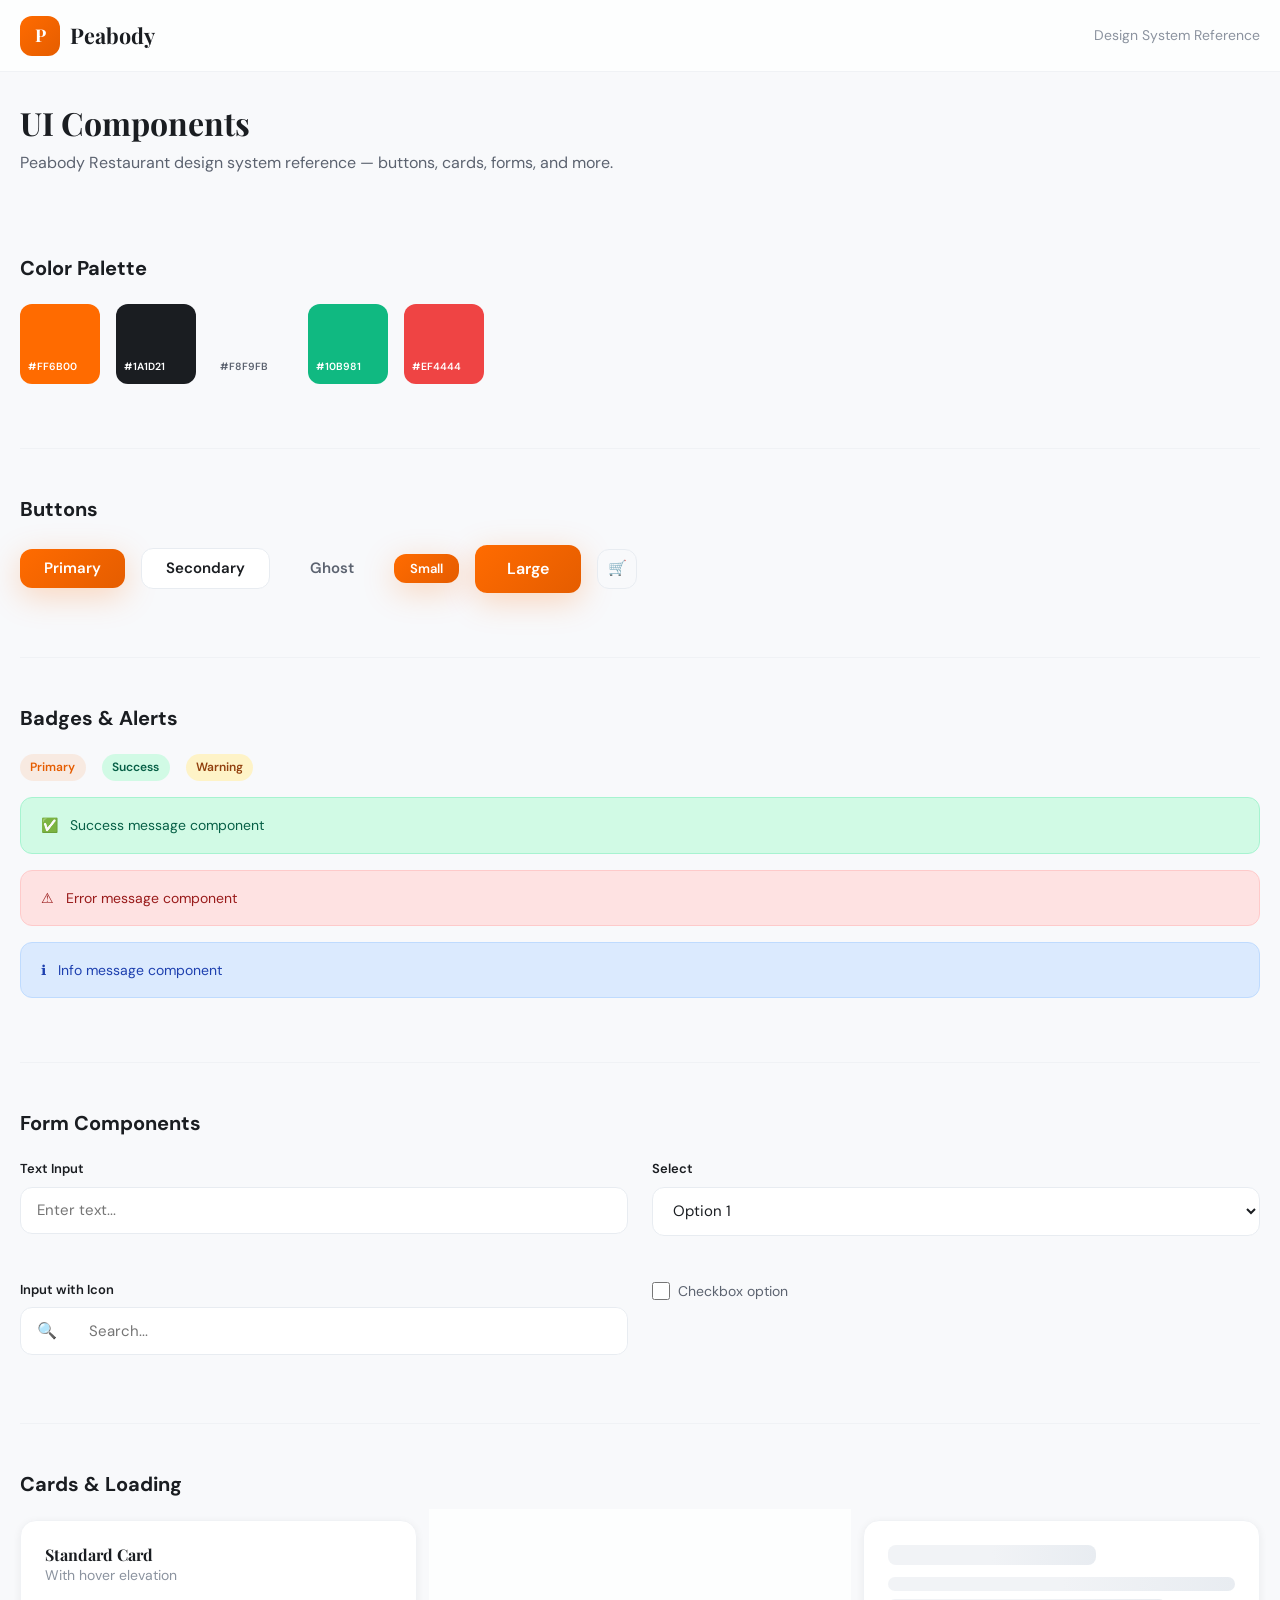
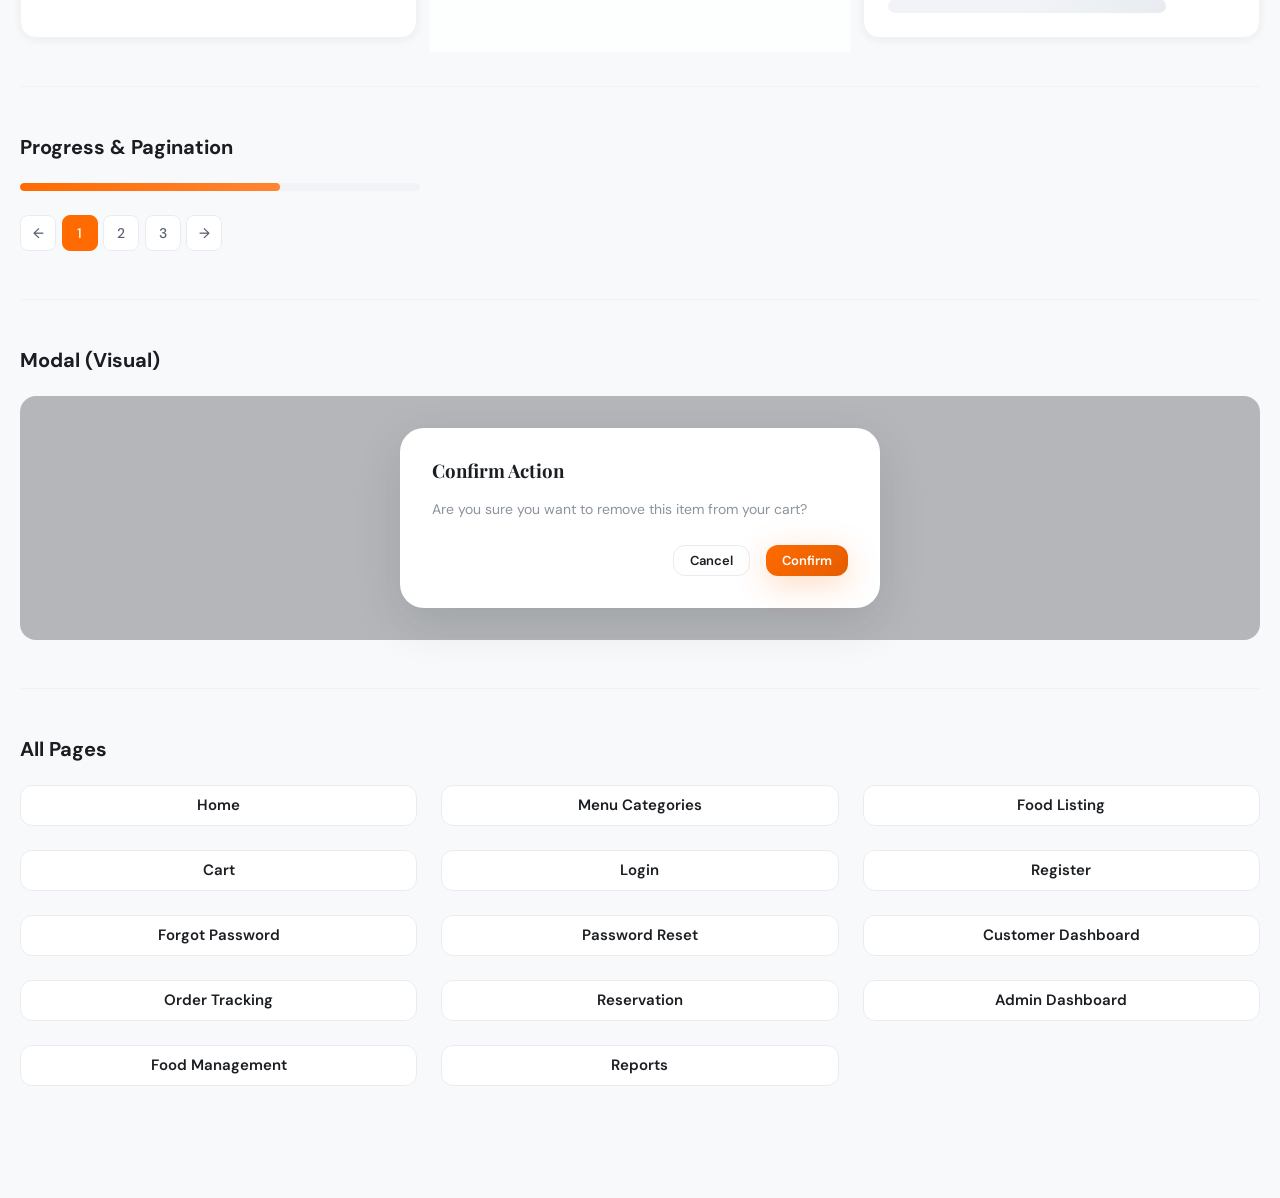
<file: design/components.html>
<!DOCTYPE html>
<html lang="en">
<head>
  <meta charset="UTF-8">
  <meta name="viewport" content="width=device-width, initial-scale=1.0">
  <title>UI Components — Peabody Design System</title>
  <link rel="stylesheet" href="css/design-system.css">
  <link rel="stylesheet" href="css/customer.css">
  <style>
    .component-section { padding: 3rem 0; border-bottom: 1px solid var(--color-border-light); }
    .component-section h2 { font-size: 1.25rem; margin-bottom: 1.5rem; font-family: var(--font-body); }
    .component-row { display: flex; flex-wrap: wrap; gap: 1rem; align-items: center; margin-bottom: 1rem; }
    .swatch { width: 80px; height: 80px; border-radius: var(--radius-md); display: flex; align-items: flex-end; padding: 0.5rem; font-size: 0.65rem; font-weight: 600; color: #fff; }
  </style>
</head>
<body class="page-enter">

  <header class="site-header">
    <div class="container">
      <a href="index.html" class="logo"><span class="logo-mark">P</span> Peabody</a>
      <span class="text-sm text-muted">Design System Reference</span>
    </div>
  </header>

  <main class="container" style="padding-top:calc(var(--header-height) + 2rem);padding-bottom:4rem;">
    <h1 style="font-size:2rem;margin-bottom:0.5rem;">UI Components</h1>
    <p class="text-secondary mb-4">Peabody Restaurant design system reference — buttons, cards, forms, and more.</p>

    <!-- Colors -->
    <section class="component-section">
      <h2>Color Palette</h2>
      <div class="component-row">
        <div class="swatch" style="background:#FF6B00;">#FF6B00</div>
        <div class="swatch" style="background:#1A1D21;">#1A1D21</div>
        <div class="swatch" style="background:#F8F9FB;color:#5C6370;">#F8F9FB</div>
        <div class="swatch" style="background:#10B981;">#10B981</div>
        <div class="swatch" style="background:#EF4444;">#EF4444</div>
      </div>
    </section>

    <!-- Buttons -->
    <section class="component-section">
      <h2>Buttons</h2>
      <div class="component-row">
        <button class="btn btn-primary">Primary</button>
        <button class="btn btn-secondary">Secondary</button>
        <button class="btn btn-ghost">Ghost</button>
        <button class="btn btn-primary btn-sm">Small</button>
        <button class="btn btn-primary btn-lg">Large</button>
        <button class="btn btn-icon">🛒</button>
      </div>
    </section>

    <!-- Badges & Alerts -->
    <section class="component-section">
      <h2>Badges & Alerts</h2>
      <div class="component-row">
        <span class="badge badge-primary">Primary</span>
        <span class="badge badge-success">Success</span>
        <span class="badge badge-warning">Warning</span>
      </div>
      <div class="alert alert-success"><span>✅</span><div>Success message component</div></div>
      <div class="alert alert-error"><span>⚠️</span><div>Error message component</div></div>
      <div class="alert alert-info"><span>ℹ️</span><div>Info message component</div></div>
    </section>

    <!-- Forms -->
    <section class="component-section">
      <h2>Form Components</h2>
      <div class="grid grid-2">
        <div class="form-group">
          <label class="form-label">Text Input</label>
          <input type="text" class="form-input" placeholder="Enter text...">
        </div>
        <div class="form-group">
          <label class="form-label">Select</label>
          <select class="form-select"><option>Option 1</option><option>Option 2</option></select>
        </div>
        <div class="form-group">
          <label class="form-label">Input with Icon</label>
          <div class="form-input-group">
            <span class="form-input-icon">🔍</span>
            <input type="text" class="form-input" placeholder="Search...">
          </div>
        </div>
        <div class="form-group">
          <label class="form-check"><input type="checkbox"> Checkbox option</label>
        </div>
      </div>
    </section>

    <!-- Cards & Skeleton -->
    <section class="component-section">
      <h2>Cards & Loading</h2>
      <div class="grid grid-3">
        <div class="card card-hover"><div class="card-body"><h3 style="font-size:1rem;">Standard Card</h3><p class="text-sm text-muted">With hover elevation</p></div></div>
        <div class="card card-glass"><div class="card-body"><h3 style="font-size:1rem;">Glass Card</h3><p class="text-sm text-muted">Glassmorphism effect</p></div></div>
        <div class="card"><div class="card-body">
          <div class="skeleton" style="height:20px;width:60%;margin-bottom:0.75rem;"></div>
          <div class="skeleton" style="height:14px;width:100%;margin-bottom:0.5rem;"></div>
          <div class="skeleton" style="height:14px;width:80%;"></div>
        </div></div>
      </div>
    </section>

    <!-- Progress & Pagination -->
    <section class="component-section">
      <h2>Progress & Pagination</h2>
      <div class="progress mb-3" style="max-width:400px;"><div class="progress-bar" style="width:65%;"></div></div>
      <ul class="pagination">
        <li><a href="#">←</a></li>
        <li class="active"><span>1</span></li>
        <li><a href="#">2</a></li>
        <li><a href="#">3</a></li>
        <li><a href="#">→</a></li>
      </ul>
    </section>

    <!-- Modal -->
    <section class="component-section">
      <h2>Modal (Visual)</h2>
      <div style="position:relative;background:rgba(26,29,33,0.3);border-radius:var(--radius-lg);padding:2rem;display:flex;justify-content:center;">
        <div class="modal" style="position:relative;box-shadow:var(--shadow-lg);">
          <h3 style="margin-bottom:1rem;">Confirm Action</h3>
          <p class="text-sm text-muted mb-3">Are you sure you want to remove this item from your cart?</p>
          <div class="flex gap-2" style="justify-content:flex-end;">
            <button class="btn btn-secondary btn-sm">Cancel</button>
            <button class="btn btn-primary btn-sm">Confirm</button>
          </div>
        </div>
      </div>
    </section>

    <!-- Page Links -->
    <section class="component-section" style="border:none;">
      <h2>All Pages</h2>
      <div class="grid grid-3">
        <a href="index.html" class="btn btn-secondary">Home</a>
        <a href="menu-categories.html" class="btn btn-secondary">Menu Categories</a>
        <a href="food-listing.html" class="btn btn-secondary">Food Listing</a>
        <a href="cart.html" class="btn btn-secondary">Cart</a>
        <a href="login.html" class="btn btn-secondary">Login</a>
        <a href="register.html" class="btn btn-secondary">Register</a>
        <a href="forgot-password.html" class="btn btn-secondary">Forgot Password</a>
        <a href="password-reset.html" class="btn btn-secondary">Password Reset</a>
        <a href="customer-dashboard.html" class="btn btn-secondary">Customer Dashboard</a>
        <a href="order-tracking.html" class="btn btn-secondary">Order Tracking</a>
        <a href="reservation.html" class="btn btn-secondary">Reservation</a>
        <a href="admin/dashboard.html" class="btn btn-secondary">Admin Dashboard</a>
        <a href="admin/food-management.html" class="btn btn-secondary">Food Management</a>
        <a href="admin/reports.html" class="btn btn-secondary">Reports</a>
      </div>
    </section>
  </main>

  <script src="js/ui.js"></script>
</body>
</html>
</file>
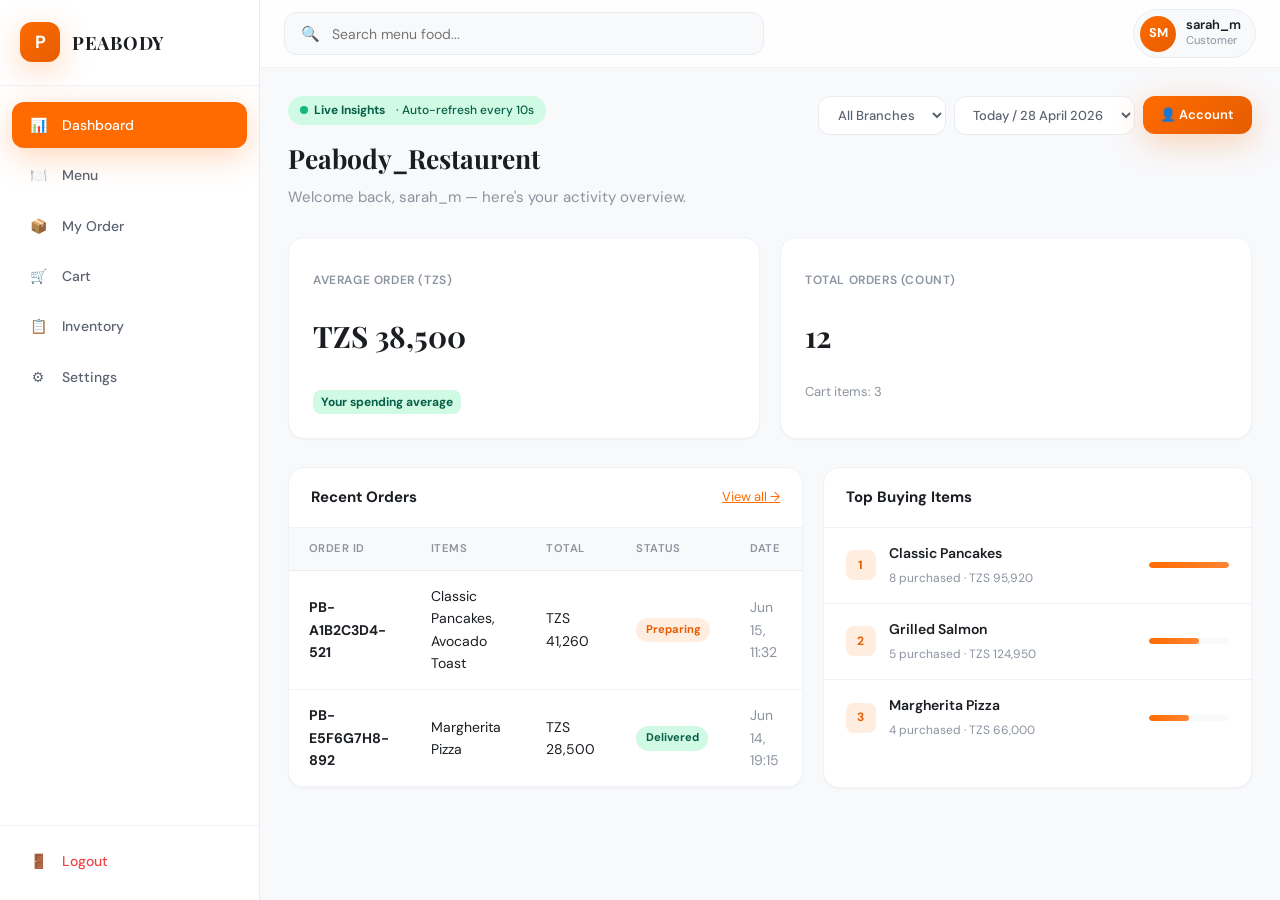
<file: design/customer-dashboard.html>
<!DOCTYPE html>
<html lang="en">
<head>
  <meta charset="UTF-8">
  <meta name="viewport" content="width=device-width, initial-scale=1.0">
  <title>Live Insights — Peabody Customer Dashboard</title>
  <link rel="stylesheet" href="../frontend/web/css/customer-dashboard.css">
</head>
<body class="customer-app-body page-enter"
      data-live-url=""
      data-menu-url="food-listing.html">

<div class="customer-app">
  <aside class="customer-sidebar" id="customerSidebar">
    <div class="customer-sidebar-brand">
      <span class="customer-logo-mark">P</span>
      <span class="customer-brand-text">PEABODY</span>
    </div>
    <nav class="customer-nav">
      <a href="customer-dashboard.html" class="customer-nav-link active"><span class="customer-nav-icon">📊</span> Dashboard</a>
      <a href="menu-categories.html" class="customer-nav-link"><span class="customer-nav-icon">🍽️</span> Menu</a>
      <a href="order-tracking.html" class="customer-nav-link"><span class="customer-nav-icon">📦</span> My Order</a>
      <a href="cart.html" class="customer-nav-link"><span class="customer-nav-icon">🛒</span> Cart</a>
      <a href="#" class="customer-nav-link"><span class="customer-nav-icon">📋</span> Inventory</a>
      <a href="register.html" class="customer-nav-link"><span class="customer-nav-icon">⚙️</span> Settings</a>
    </nav>
    <div class="customer-nav-footer">
      <a href="login.html" class="customer-nav-link logout"><span class="customer-nav-icon">🚪</span> Logout</a>
    </div>
  </aside>

  <div class="customer-main">
    <header class="customer-topbar">
      <button type="button" class="customer-sidebar-toggle" id="sidebarToggle">☰</button>
      <form class="customer-search" role="search">
        <span class="customer-search-icon">🔍</span>
        <input type="search" placeholder="Search menu food...">
      </form>
      <div class="customer-topbar-actions">
        <div class="customer-profile">
          <div class="customer-profile-avatar">SM</div>
          <div class="customer-profile-info">
            <span class="customer-profile-name">sarah_m</span>
            <span class="customer-profile-role">Customer</span>
          </div>
        </div>
      </div>
    </header>

    <main class="customer-content">
      <div class="cd-dash-header">
        <div>
          <div class="cd-live-badge"><span class="cd-live-dot"></span> Live Insights <span id="lastUpdated" style="font-weight:500;margin-left:0.25rem;">· Auto-refresh every 10s</span></div>
          <h1>Peabody_Restaurent</h1>
          <p class="cd-subtitle">Welcome back, sarah_m — here's your activity overview.</p>
        </div>
        <div class="cd-dash-filters">
          <select class="cd-filter-select" id="branchFilter"><option>All Branches</option></select>
          <select class="cd-filter-date" id="dateFilter"><option>Today / 28 April 2026</option></select>
          <a href="register.html" class="cd-btn-account">👤 Account</a>
        </div>
      </div>

      <div class="cd-kpi-grid">
        <div class="cd-kpi-card">
          <p class="cd-kpi-label">Average Order (TZS)</p>
          <p class="cd-kpi-value" id="kpiAvgOrder" data-current="38500">TZS 38,500</p>
          <span class="cd-kpi-trend up">Your spending average</span>
        </div>
        <div class="cd-kpi-card">
          <p class="cd-kpi-label">Total Orders (Count)</p>
          <p class="cd-kpi-value" id="kpiTotalOrders" data-current="12">12</p>
          <p class="cd-kpi-meta">Cart items: 3</p>
        </div>
      </div>

      <div class="cd-panels-grid">
        <section class="cd-panel">
          <div class="cd-panel-header"><h2>Recent Orders</h2><a href="order-tracking.html" style="font-size:0.8125rem;color:var(--cd-primary);">View all →</a></div>
          <div class="cd-panel-body">
            <table class="cd-table">
              <thead><tr><th>Order ID</th><th>Items</th><th>Total</th><th>Status</th><th>Date</th></tr></thead>
              <tbody id="recentOrdersBody">
                <tr><td><strong>PB-A1B2C3D4-521</strong></td><td>Classic Pancakes, Avocado Toast</td><td>TZS 41,260</td><td><span class="cd-status-badge preparing">Preparing</span></td><td style="color:var(--cd-text-muted);">Jun 15, 11:32</td></tr>
                <tr><td><strong>PB-E5F6G7H8-892</strong></td><td>Margherita Pizza</td><td>TZS 28,500</td><td><span class="cd-status-badge delivered">Delivered</span></td><td style="color:var(--cd-text-muted);">Jun 14, 19:15</td></tr>
              </tbody>
            </table>
          </div>
        </section>
        <section class="cd-panel">
          <div class="cd-panel-header"><h2>Top Buying Items</h2></div>
          <div class="cd-panel-body" id="topItemsList">
            <div class="cd-top-item"><span class="cd-top-rank">1</span><div class="cd-top-info"><span class="cd-top-name">Classic Pancakes</span><span class="cd-top-meta">8 purchased · TZS 95,920</span></div><div class="cd-top-bar-wrap"><div class="cd-top-bar" style="width:100%"></div></div></div>
            <div class="cd-top-item"><span class="cd-top-rank">2</span><div class="cd-top-info"><span class="cd-top-name">Grilled Salmon</span><span class="cd-top-meta">5 purchased · TZS 124,950</span></div><div class="cd-top-bar-wrap"><div class="cd-top-bar" style="width:62%"></div></div></div>
            <div class="cd-top-item"><span class="cd-top-rank">3</span><div class="cd-top-info"><span class="cd-top-name">Margherita Pizza</span><span class="cd-top-meta">4 purchased · TZS 66,000</span></div><div class="cd-top-bar-wrap"><div class="cd-top-bar" style="width:50%"></div></div></div>
          </div>
        </section>
      </div>
    </main>
  </div>
</div>

<script>
// Static demo: simulate live polling
(function () {
  const toggle = document.getElementById('sidebarToggle');
  const sidebar = document.getElementById('customerSidebar');
  toggle?.addEventListener('click', () => sidebar?.classList.toggle('open'));

  let orders = 12;
  setInterval(() => {
    orders += Math.random() > 0.7 ? 1 : 0;
    const el = document.getElementById('kpiTotalOrders');
    if (el) { el.textContent = orders; el.closest('.cd-kpi-card')?.classList.add('updating'); setTimeout(() => el.closest('.cd-kpi-card')?.classList.remove('updating'), 600); }
    const ts = document.getElementById('lastUpdated');
    if (ts) ts.textContent = '· Updated ' + new Date().toLocaleTimeString();
  }, 10000);
})();
</script>
</body>
</html>
</file>
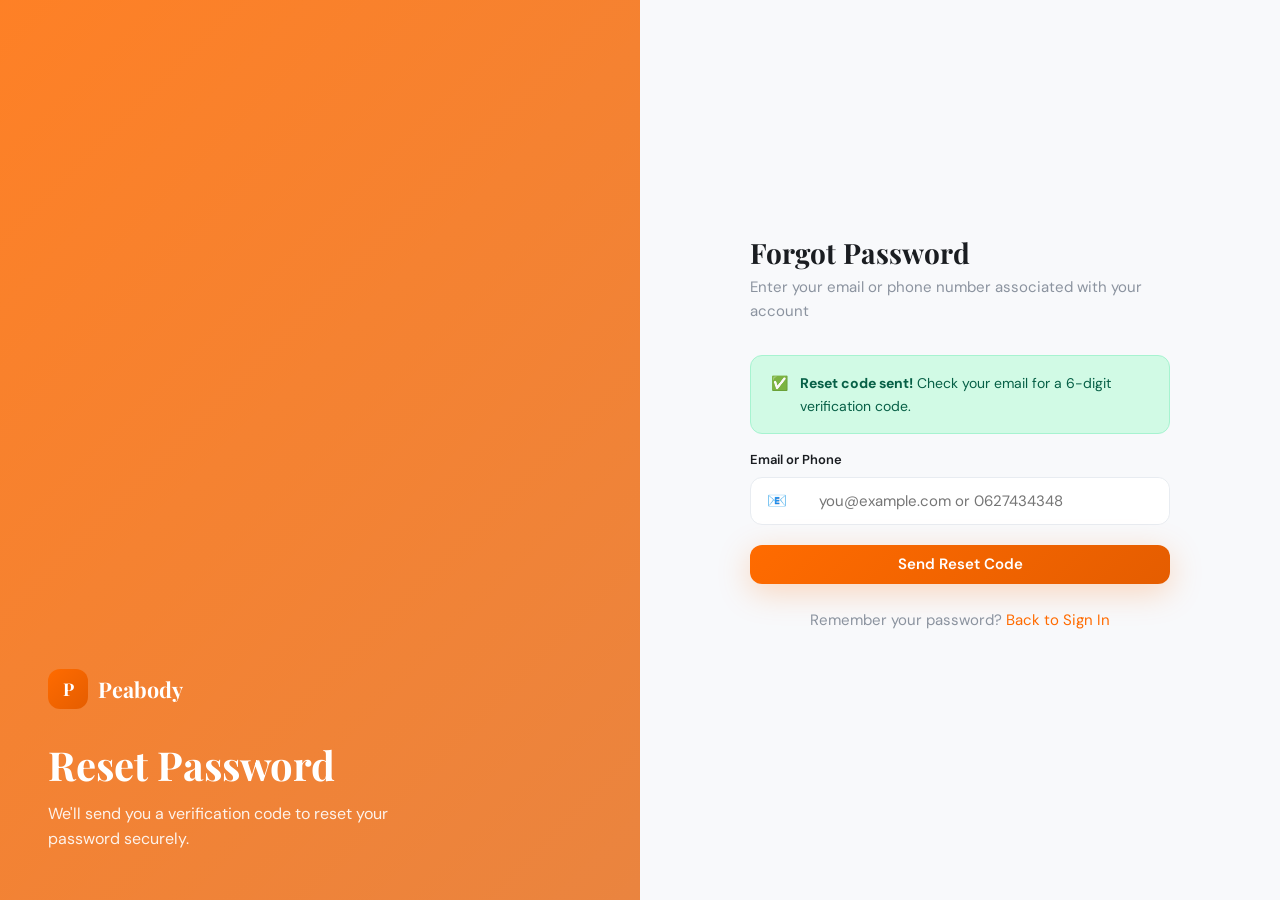
<file: design/forgot-password.html>
<!DOCTYPE html>
<html lang="en">
<head>
  <meta charset="UTF-8">
  <meta name="viewport" content="width=device-width, initial-scale=1.0">
  <title>Forgot Password — Peabody Restaurant</title>
  <link rel="stylesheet" href="css/design-system.css">
  <link rel="stylesheet" href="css/customer.css">
</head>
<body class="page-enter">

  <div class="auth-page">
    <div class="auth-brand">
      <div class="auth-brand-content">
        <a href="index.html" class="logo" style="color:#fff;margin-bottom:2rem;"><span class="logo-mark">P</span> Peabody</a>
        <h1>Reset Password</h1>
        <p>We'll send you a verification code to reset your password securely.</p>
      </div>
    </div>

    <div class="auth-form-panel">
      <div class="auth-form-wrap">
        <h2>Forgot Password</h2>
        <p>Enter your email or phone number associated with your account</p>

        <!-- Error state (hidden by default — shown for design reference) -->
        <div class="alert alert-error" style="display:none;">
          <span>⚠️</span>
          <div><strong>Account not found.</strong> Please check your email or phone number and try again.</div>
        </div>

        <!-- Success state (shown for design reference) -->
        <div class="alert alert-success">
          <span>✅</span>
          <div><strong>Reset code sent!</strong> Check your email for a 6-digit verification code.</div>
        </div>

        <form>
          <div class="form-group">
            <label class="form-label" for="identifier">Email or Phone</label>
            <div class="form-input-group">
              <span class="form-input-icon">📧</span>
              <input type="text" id="identifier" class="form-input" placeholder="you@example.com or 0627434348">
            </div>
          </div>

          <button type="submit" class="btn btn-primary" style="width:100%;">Send Reset Code</button>
        </form>

        <p class="auth-footer-link">
          Remember your password? <a href="login.html">Back to Sign In</a>
        </p>
      </div>
    </div>
  </div>

  <script src="js/ui.js"></script>
</body>
</html>
</file>
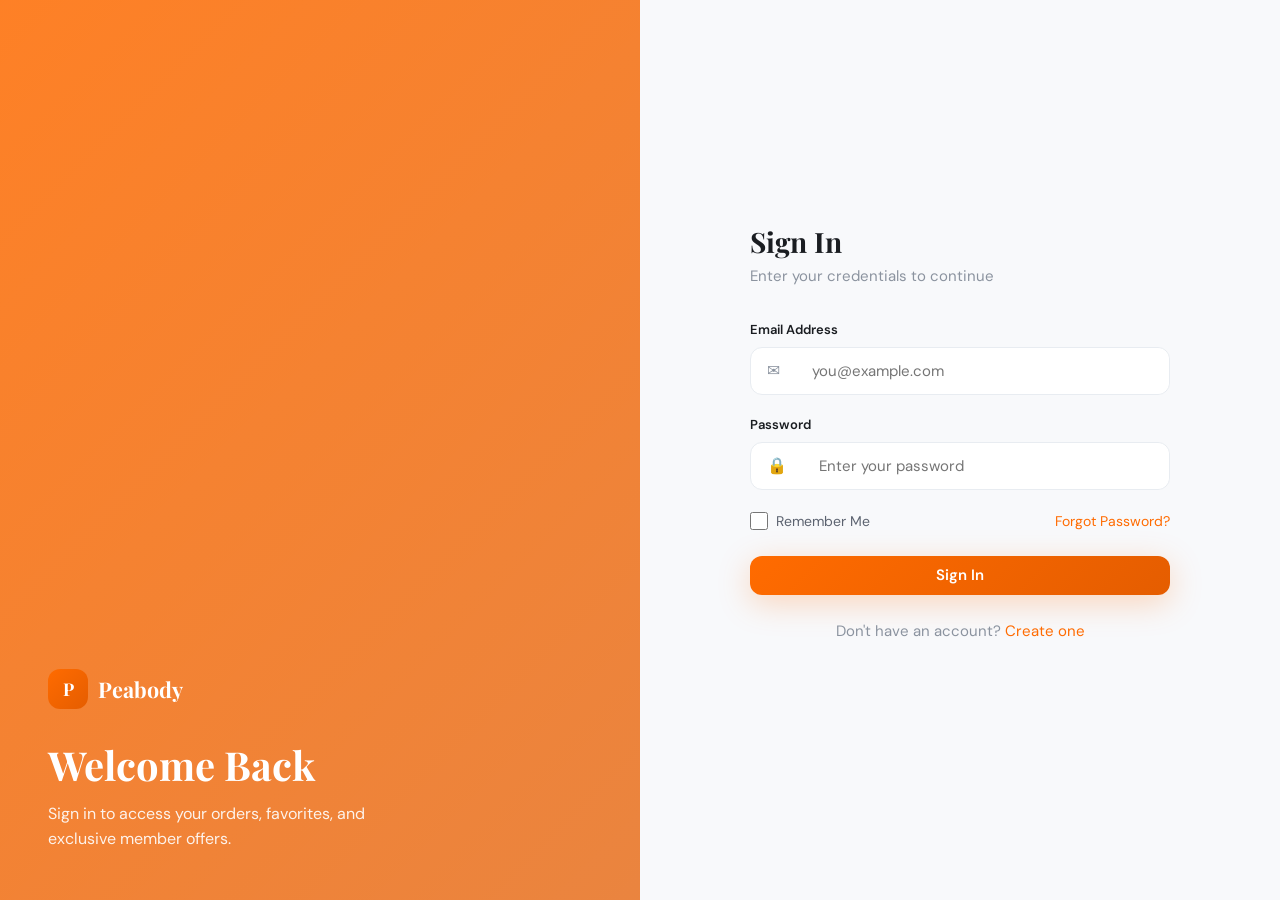
<file: design/login.html>
<!DOCTYPE html>
<html lang="en">
<head>
  <meta charset="UTF-8">
  <meta name="viewport" content="width=device-width, initial-scale=1.0">
  <title>Sign In — Peabody Restaurant</title>
  <link rel="stylesheet" href="css/design-system.css">
  <link rel="stylesheet" href="css/customer.css">
</head>
<body class="page-enter">

  <div class="auth-page">
    <div class="auth-brand">
      <div class="auth-brand-content">
        <a href="index.html" class="logo" style="color:#fff;margin-bottom:2rem;"><span class="logo-mark">P</span> Peabody</a>
        <h1>Welcome Back</h1>
        <p>Sign in to access your orders, favorites, and exclusive member offers.</p>
      </div>
    </div>

    <div class="auth-form-panel">
      <div class="auth-form-wrap">
        <h2>Sign In</h2>
        <p>Enter your credentials to continue</p>

        <form>
          <div class="form-group">
            <label class="form-label" for="email">Email Address</label>
            <div class="form-input-group">
              <span class="form-input-icon">✉️</span>
              <input type="email" id="email" class="form-input" placeholder="you@example.com">
            </div>
          </div>

          <div class="form-group">
            <label class="form-label" for="password">Password</label>
            <div class="form-input-group">
              <span class="form-input-icon">🔒</span>
              <input type="password" id="password" class="form-input" placeholder="Enter your password">
            </div>
          </div>

          <div class="flex-between mb-3" style="flex-wrap:wrap;gap:0.5rem;">
            <label class="form-check">
              <input type="checkbox"> Remember Me
            </label>
            <a href="forgot-password.html" class="text-sm">Forgot Password?</a>
          </div>

          <button type="submit" class="btn btn-primary" style="width:100%;">Sign In</button>
        </form>

        <p class="auth-footer-link">
          Don't have an account? <a href="register.html">Create one</a>
        </p>
      </div>
    </div>
  </div>

  <script src="js/ui.js"></script>
</body>
</html>
</file>
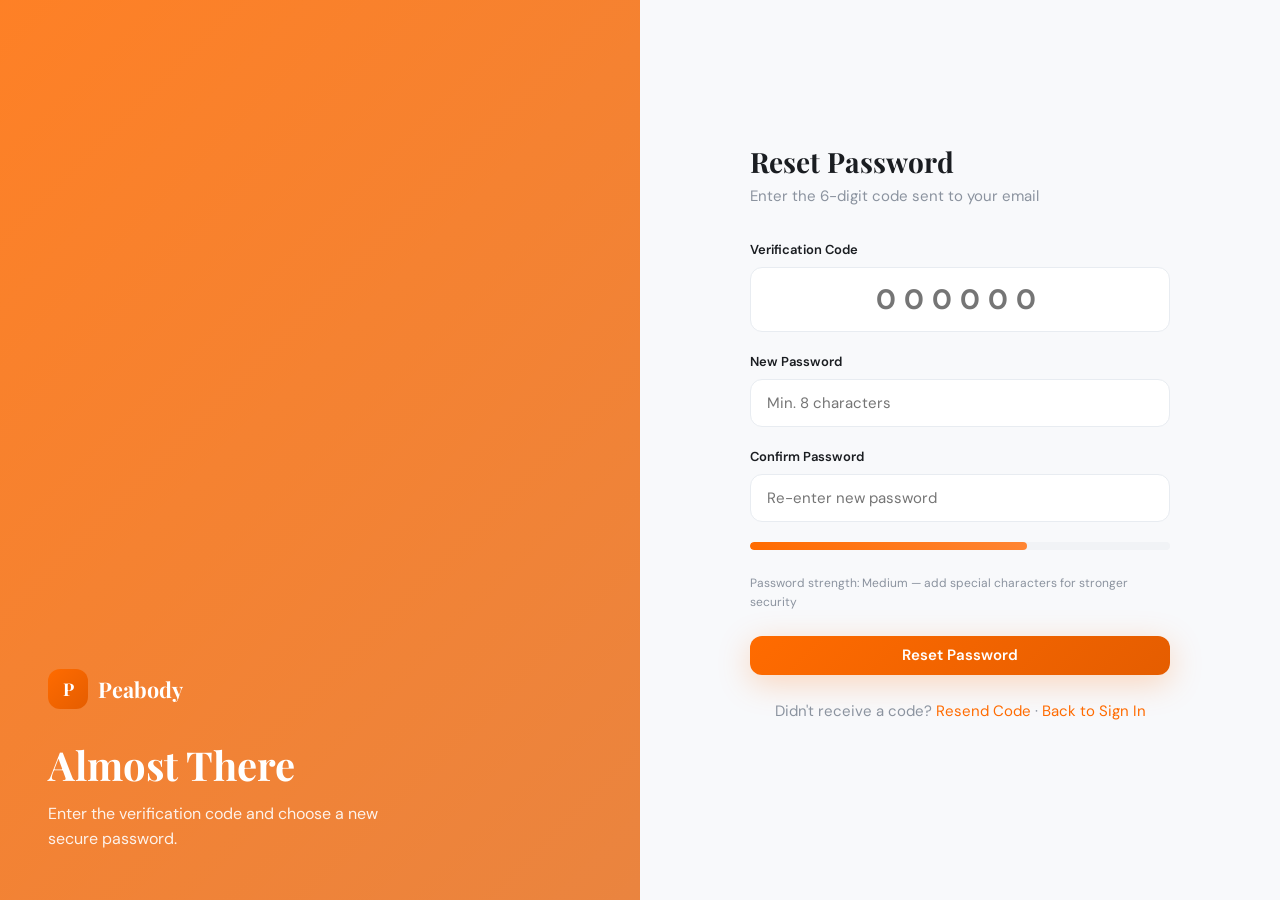
<file: design/password-reset.html>
<!DOCTYPE html>
<html lang="en">
<head>
  <meta charset="UTF-8">
  <meta name="viewport" content="width=device-width, initial-scale=1.0">
  <title>Reset Password — Peabody Restaurant</title>
  <link rel="stylesheet" href="css/design-system.css">
  <link rel="stylesheet" href="css/customer.css">
</head>
<body class="page-enter">

  <div class="auth-page">
    <div class="auth-brand">
      <div class="auth-brand-content">
        <a href="index.html" class="logo" style="color:#fff;margin-bottom:2rem;"><span class="logo-mark">P</span> Peabody</a>
        <h1>Almost There</h1>
        <p>Enter the verification code and choose a new secure password.</p>
      </div>
    </div>

    <div class="auth-form-panel">
      <div class="auth-form-wrap">
        <h2>Reset Password</h2>
        <p>Enter the 6-digit code sent to your email</p>

        <form>
          <div class="form-group">
            <label class="form-label" for="code">Verification Code</label>
            <input type="text" id="code" class="form-input otp-input" placeholder="000000" maxlength="6">
          </div>

          <div class="form-group">
            <label class="form-label" for="newpass">New Password</label>
            <input type="password" id="newpass" class="form-input" placeholder="Min. 8 characters">
          </div>

          <div class="form-group">
            <label class="form-label" for="confirmpass">Confirm Password</label>
            <input type="password" id="confirmpass" class="form-input" placeholder="Re-enter new password">
          </div>

          <div class="progress mb-3">
            <div class="progress-bar" style="width:66%;"></div>
          </div>
          <p class="text-xs text-muted mb-3">Password strength: Medium — add special characters for stronger security</p>

          <button type="submit" class="btn btn-primary" style="width:100%;">Reset Password</button>
        </form>

        <p class="auth-footer-link">
          Didn't receive a code? <a href="#">Resend Code</a> · <a href="login.html">Back to Sign In</a>
        </p>
      </div>
    </div>
  </div>

  <script src="js/ui.js"></script>
</body>
</html>
</file>
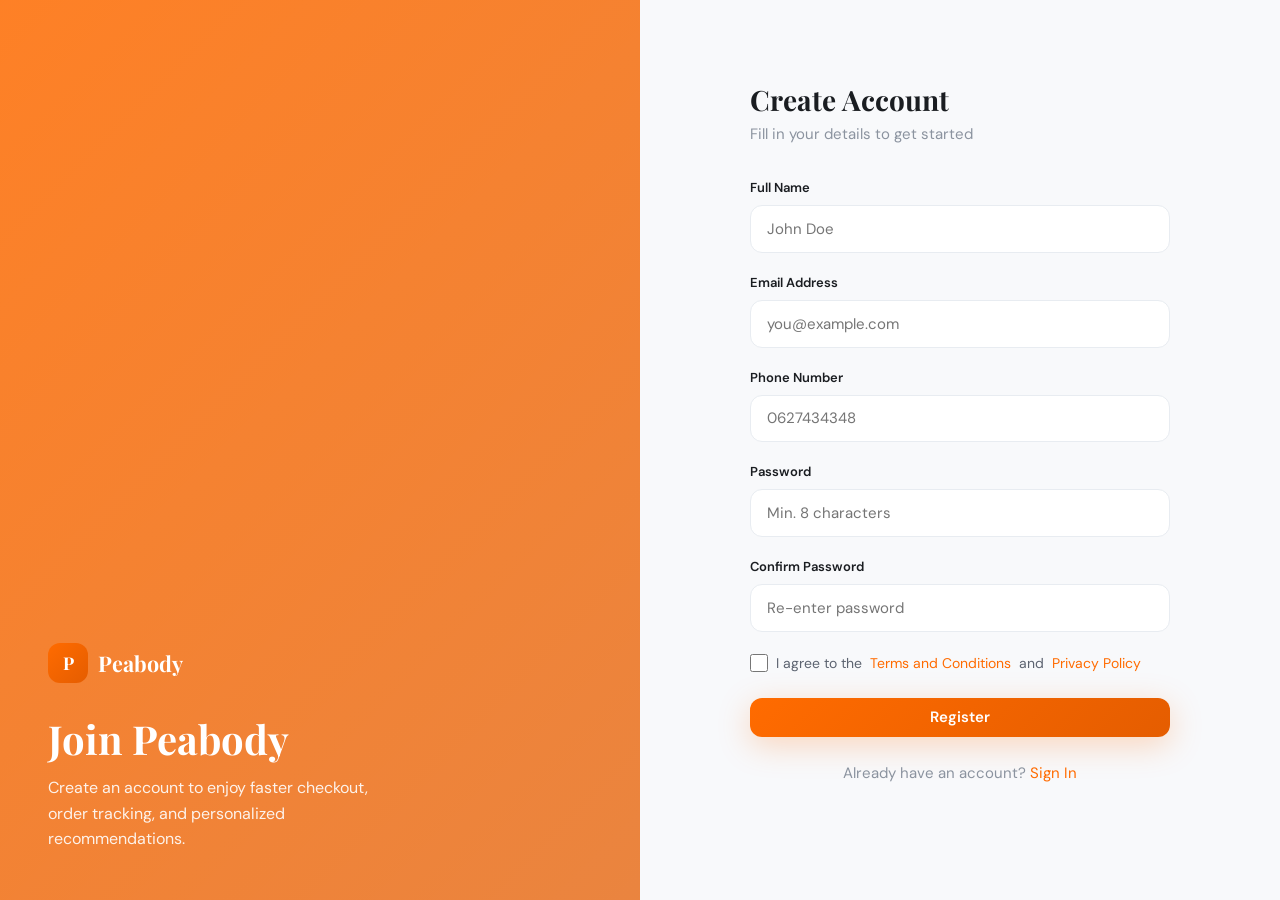
<file: design/register.html>
<!DOCTYPE html>
<html lang="en">
<head>
  <meta charset="UTF-8">
  <meta name="viewport" content="width=device-width, initial-scale=1.0">
  <title>Create Account — Peabody Restaurant</title>
  <link rel="stylesheet" href="css/design-system.css">
  <link rel="stylesheet" href="css/customer.css">
</head>
<body class="page-enter">

  <div class="auth-page">
    <div class="auth-brand">
      <div class="auth-brand-content">
        <a href="index.html" class="logo" style="color:#fff;margin-bottom:2rem;"><span class="logo-mark">P</span> Peabody</a>
        <h1>Join Peabody</h1>
        <p>Create an account to enjoy faster checkout, order tracking, and personalized recommendations.</p>
      </div>
    </div>

    <div class="auth-form-panel">
      <div class="auth-form-wrap">
        <h2>Create Account</h2>
        <p>Fill in your details to get started</p>

        <form>
          <div class="form-group">
            <label class="form-label" for="fullname">Full Name</label>
            <input type="text" id="fullname" class="form-input" placeholder="John Doe">
          </div>

          <div class="form-group">
            <label class="form-label" for="email">Email Address</label>
            <input type="email" id="email" class="form-input" placeholder="you@example.com">
          </div>

          <div class="form-group">
            <label class="form-label" for="phone">Phone Number</label>
            <input type="tel" id="phone" class="form-input" placeholder="0627434348">
          </div>

          <div class="form-group">
            <label class="form-label" for="password">Password</label>
            <input type="password" id="password" class="form-input" placeholder="Min. 8 characters">
          </div>

          <div class="form-group">
            <label class="form-label" for="confirm">Confirm Password</label>
            <input type="password" id="confirm" class="form-input" placeholder="Re-enter password">
          </div>

          <label class="form-check mb-3">
            <input type="checkbox">
            I agree to the <a href="#">Terms and Conditions</a> and <a href="#">Privacy Policy</a>
          </label>

          <button type="submit" class="btn btn-primary" style="width:100%;">Register</button>
        </form>

        <p class="auth-footer-link">
          Already have an account? <a href="login.html">Sign In</a>
        </p>
      </div>
    </div>
  </div>

  <script src="js/ui.js"></script>
</body>
</html>
</file>
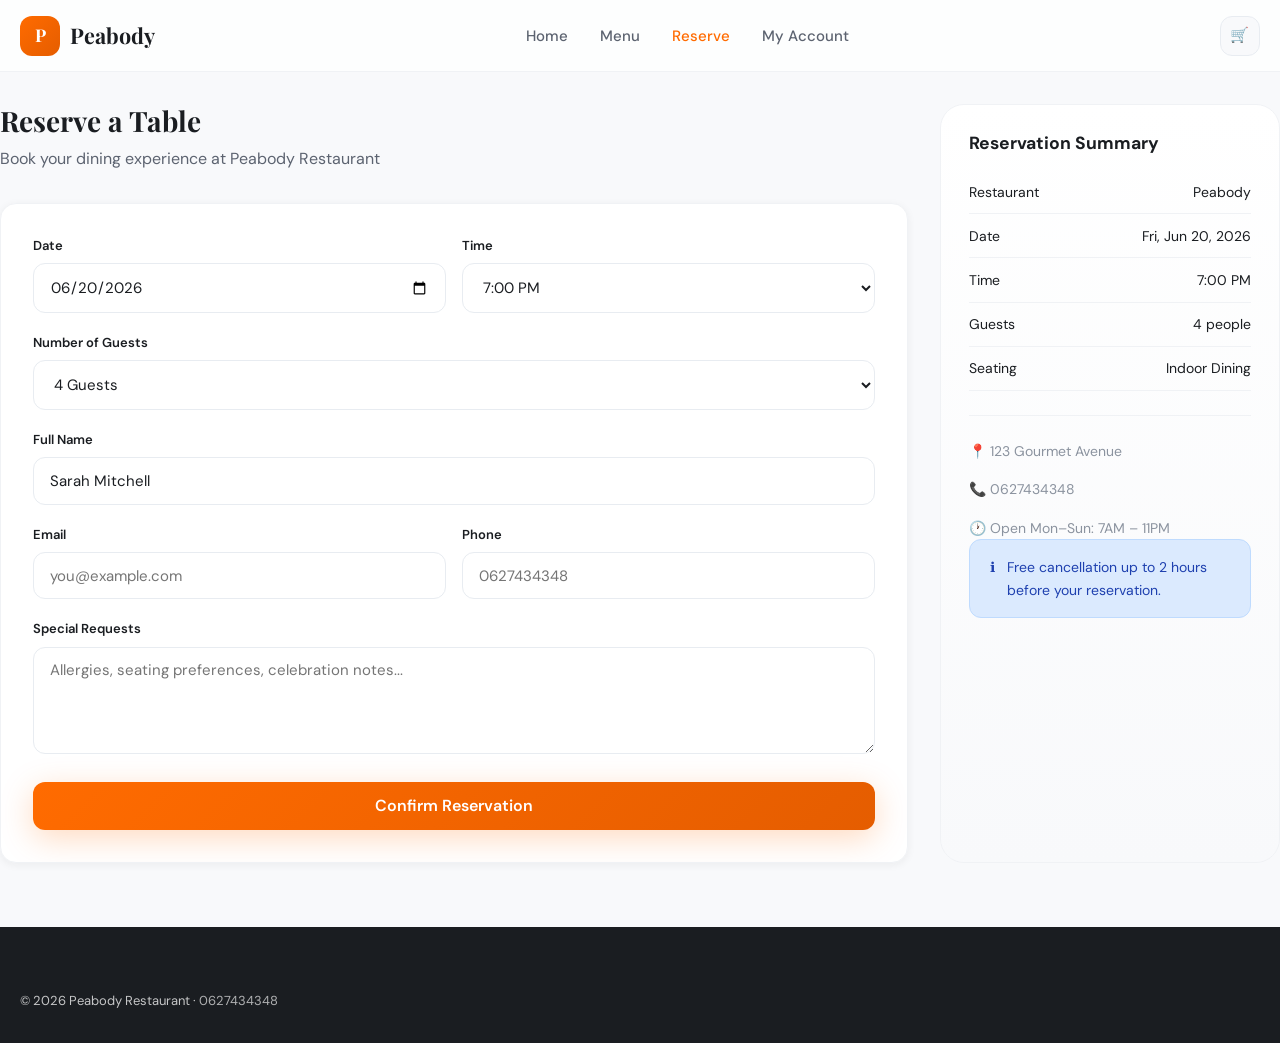
<file: design/reservation.html>
<!DOCTYPE html>
<html lang="en">
<head>
  <meta charset="UTF-8">
  <meta name="viewport" content="width=device-width, initial-scale=1.0">
  <title>Reserve a Table — Peabody Restaurant</title>
  <link rel="stylesheet" href="css/design-system.css">
  <link rel="stylesheet" href="css/customer.css">
</head>
<body class="page-enter">

  <header class="site-header">
    <div class="container">
      <a href="index.html" class="logo"><span class="logo-mark">P</span> Peabody</a>
      <ul class="nav-main">
        <li><a href="index.html">Home</a></li>
        <li><a href="menu-categories.html">Menu</a></li>
        <li><a href="reservation.html" class="active">Reserve</a></li>
        <li><a href="customer-dashboard.html">My Account</a></li>
      </ul>
      <div class="header-actions">
        <a href="cart.html" class="btn btn-icon cart-badge">🛒</a>
        <button class="nav-toggle" aria-label="Toggle menu">☰</button>
      </div>
    </div>
  </header>

  <main class="container reservation-layout">
    <div>
      <h1 style="font-size:1.75rem;margin-bottom:0.5rem;">Reserve a Table</h1>
      <p class="text-secondary mb-4">Book your dining experience at Peabody Restaurant</p>

      <div class="card">
        <div class="card-body" style="padding:2rem;">
          <form>
            <div class="grid grid-2" style="gap:1rem;">
              <div class="form-group">
                <label class="form-label" for="date">Date</label>
                <input type="date" id="date" class="form-input" value="2026-06-20">
              </div>
              <div class="form-group">
                <label class="form-label" for="time">Time</label>
                <select id="time" class="form-select">
                  <option>6:00 PM</option>
                  <option>6:30 PM</option>
                  <option selected>7:00 PM</option>
                  <option>7:30 PM</option>
                  <option>8:00 PM</option>
                  <option>8:30 PM</option>
                  <option>9:00 PM</option>
                </select>
              </div>
            </div>

            <div class="form-group">
              <label class="form-label" for="guests">Number of Guests</label>
              <select id="guests" class="form-select">
                <option>1 Guest</option>
                <option>2 Guests</option>
                <option selected>4 Guests</option>
                <option>6 Guests</option>
                <option>8 Guests</option>
                <option>10+ Guests (call us)</option>
              </select>
            </div>

            <div class="form-group">
              <label class="form-label" for="name">Full Name</label>
              <input type="text" id="name" class="form-input" placeholder="Your full name" value="Sarah Mitchell">
            </div>

            <div class="grid grid-2" style="gap:1rem;">
              <div class="form-group">
                <label class="form-label" for="email">Email</label>
                <input type="email" id="email" class="form-input" placeholder="you@example.com">
              </div>
              <div class="form-group">
                <label class="form-label" for="phone">Phone</label>
                <input type="tel" id="phone" class="form-input" placeholder="0627434348">
              </div>
            </div>

            <div class="form-group">
              <label class="form-label" for="requests">Special Requests</label>
              <textarea id="requests" class="form-textarea" rows="4" placeholder="Allergies, seating preferences, celebration notes..."></textarea>
            </div>

            <button type="submit" class="btn btn-primary btn-lg" style="width:100%;">Confirm Reservation</button>
          </form>
        </div>
      </div>
    </div>

    <!-- Reservation Summary -->
    <aside class="reservation-summary">
      <h3>Reservation Summary</h3>
      <div class="summary-detail"><span>Restaurant</span><span>Peabody</span></div>
      <div class="summary-detail"><span>Date</span><span>Fri, Jun 20, 2026</span></div>
      <div class="summary-detail"><span>Time</span><span>7:00 PM</span></div>
      <div class="summary-detail"><span>Guests</span><span>4 people</span></div>
      <div class="summary-detail"><span>Seating</span><span>Indoor Dining</span></div>

      <div style="margin-top:1.5rem;padding-top:1.5rem;border-top:1px solid var(--color-border-light);">
        <p class="text-sm text-muted mb-2">📍 123 Gourmet Avenue</p>
        <p class="text-sm text-muted mb-2">📞 0627434348</p>
        <p class="text-sm text-muted">🕐 Open Mon–Sun: 7AM – 11PM</p>
      </div>

      <div class="alert alert-info mt-3" style="margin-bottom:0;">
        <span>ℹ️</span>
        <div class="text-sm">Free cancellation up to 2 hours before your reservation.</div>
      </div>
    </aside>
  </main>

  <footer class="site-footer">
    <div class="container">
      <div class="footer-bottom" style="border:none;padding-top:0;">
        <span>© 2026 Peabody Restaurant · <a href="tel:0627434348" style="color:rgba(255,255,255,0.65);">0627434348</a></span>
      </div>
    </div>
  </footer>

  <script src="js/ui.js"></script>
</body>
</html>
</file>
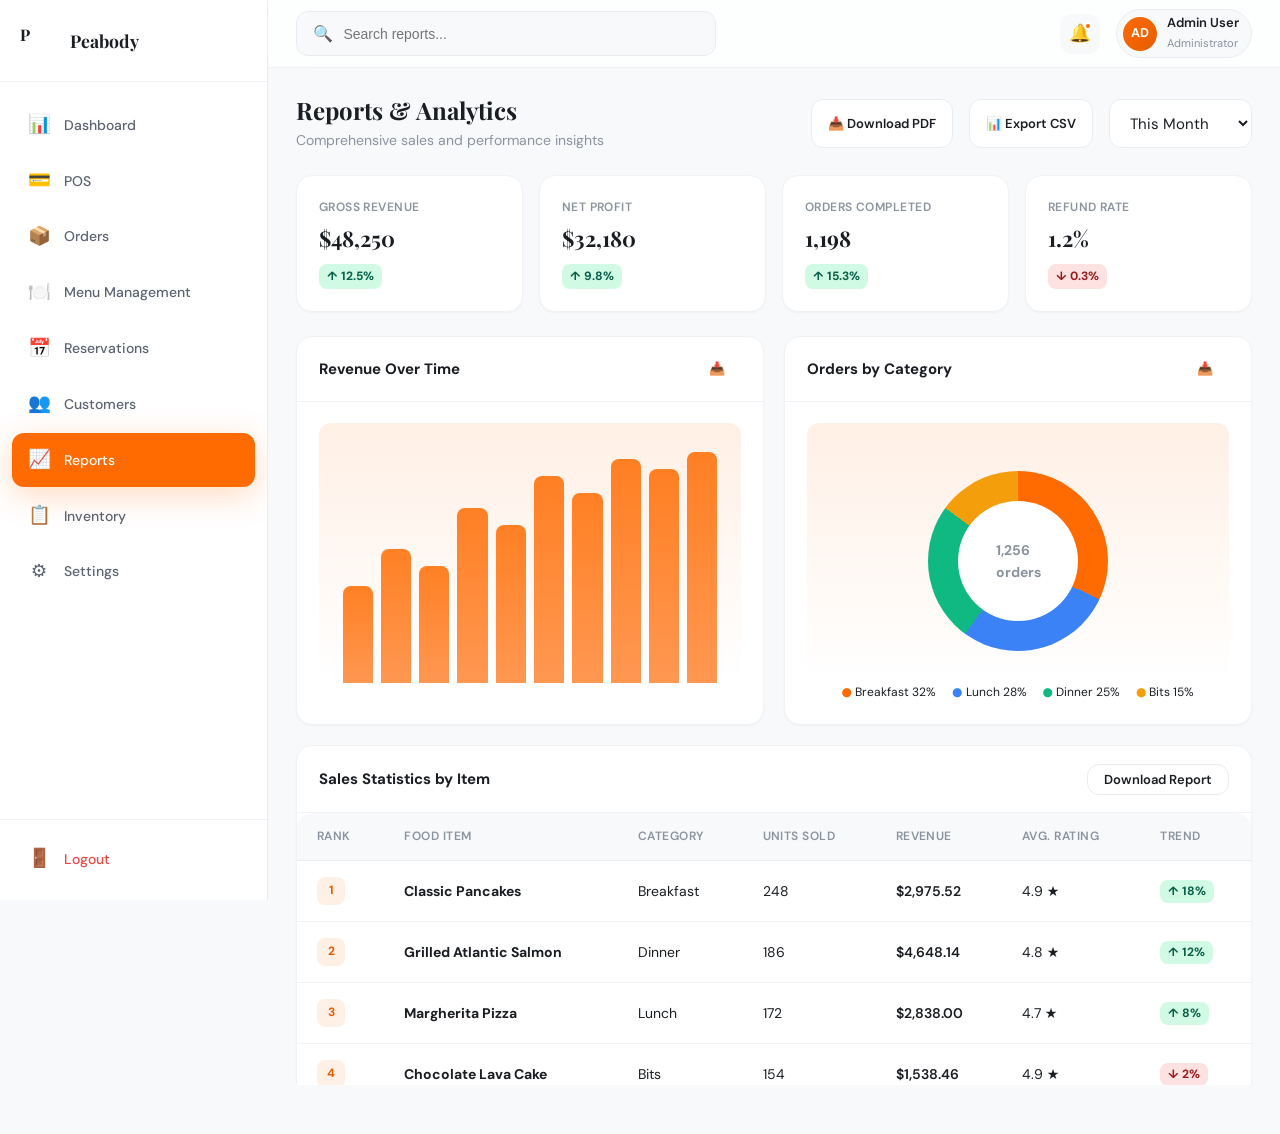
<file: design/admin/reports.html>
<!DOCTYPE html>
<html lang="en">
<head>
  <meta charset="UTF-8">
  <meta name="viewport" content="width=device-width, initial-scale=1.0">
  <title>Reports — Peabody Admin</title>
  <link rel="stylesheet" href="../css/design-system.css">
  <link rel="stylesheet" href="../css/admin.css">
</head>
<body>

  <div class="admin-app">
    <aside class="admin-sidebar">
      <div class="admin-sidebar-brand">
        <span class="logo-mark">P</span>
        <span>Peabody</span>
      </div>
      <nav class="admin-nav">
        <a href="dashboard.html" class="admin-nav-link"><span class="icon">📊</span> Dashboard</a>
        <a href="#" class="admin-nav-link"><span class="icon">💳</span> POS</a>
        <a href="#" class="admin-nav-link"><span class="icon">📦</span> Orders</a>
        <a href="food-management.html" class="admin-nav-link"><span class="icon">🍽️</span> Menu Management</a>
        <a href="#" class="admin-nav-link"><span class="icon">📅</span> Reservations</a>
        <a href="#" class="admin-nav-link"><span class="icon">👥</span> Customers</a>
        <a href="reports.html" class="admin-nav-link active"><span class="icon">📈</span> Reports</a>
        <a href="#" class="admin-nav-link"><span class="icon">📋</span> Inventory</a>
        <a href="#" class="admin-nav-link"><span class="icon">⚙️</span> Settings</a>
      </nav>
      <div class="admin-nav-footer">
        <a href="../login.html" class="admin-nav-link logout"><span class="icon">🚪</span> Logout</a>
      </div>
    </aside>

    <div class="admin-main">
      <header class="admin-topbar">
        <div class="admin-search">
          <span>🔍</span>
          <input type="search" placeholder="Search reports...">
        </div>
        <div class="admin-topbar-actions">
          <button class="topbar-icon-btn">🔔<span class="notif-dot"></span></button>
          <div class="admin-profile">
            <div class="admin-profile-avatar">AD</div>
            <div class="admin-profile-info">
              <span class="admin-profile-name">Admin User</span>
              <span class="admin-profile-role">Administrator</span>
            </div>
          </div>
        </div>
      </header>

      <div class="admin-content page-enter">
        <div class="page-toolbar">
          <div>
            <h1 style="font-size:1.5rem;margin-bottom:0.25rem;">Reports & Analytics</h1>
            <p class="text-muted text-sm">Comprehensive sales and performance insights</p>
          </div>
          <div class="flex gap-2">
            <button class="btn btn-secondary btn-sm">📥 Download PDF</button>
            <button class="btn btn-secondary btn-sm">📊 Export CSV</button>
            <select class="form-select" style="width:auto;">
              <option>This Month</option>
              <option>Last Month</option>
              <option>This Quarter</option>
              <option>This Year</option>
            </select>
          </div>
        </div>

        <!-- Sales Stats Row -->
        <div class="report-stat-row">
          <div class="kpi-card">
            <p class="kpi-label">Gross Revenue</p>
            <p class="kpi-value" style="font-size:1.35rem;">$48,250</p>
            <span class="kpi-trend up" style="margin-top:0.5rem;display:inline-block;">↑ 12.5%</span>
          </div>
          <div class="kpi-card">
            <p class="kpi-label">Net Profit</p>
            <p class="kpi-value" style="font-size:1.35rem;">$32,180</p>
            <span class="kpi-trend up" style="margin-top:0.5rem;display:inline-block;">↑ 9.8%</span>
          </div>
          <div class="kpi-card">
            <p class="kpi-label">Orders Completed</p>
            <p class="kpi-value" style="font-size:1.35rem;">1,198</p>
            <span class="kpi-trend up" style="margin-top:0.5rem;display:inline-block;">↑ 15.3%</span>
          </div>
          <div class="kpi-card">
            <p class="kpi-label">Refund Rate</p>
            <p class="kpi-value" style="font-size:1.35rem;">1.2%</p>
            <span class="kpi-trend down" style="margin-top:0.5rem;display:inline-block;">↓ 0.3%</span>
          </div>
        </div>

        <!-- Charts -->
        <div class="reports-grid">
          <div class="dash-panel">
            <div class="dash-panel-header">
              <h2>Revenue Over Time</h2>
              <button class="btn btn-ghost btn-sm">📥</button>
            </div>
            <div class="dash-panel-body">
              <div class="chart-placeholder" style="height:260px;">
                <div class="chart-bar" style="height:40%;"></div>
                <div class="chart-bar" style="height:55%;"></div>
                <div class="chart-bar" style="height:48%;"></div>
                <div class="chart-bar" style="height:72%;"></div>
                <div class="chart-bar" style="height:65%;"></div>
                <div class="chart-bar" style="height:85%;"></div>
                <div class="chart-bar" style="height:78%;"></div>
                <div class="chart-bar" style="height:92%;"></div>
                <div class="chart-bar" style="height:88%;"></div>
                <div class="chart-bar" style="height:95%;"></div>
              </div>
            </div>
          </div>

          <div class="dash-panel">
            <div class="dash-panel-header">
              <h2>Orders by Category</h2>
              <button class="btn btn-ghost btn-sm">📥</button>
            </div>
            <div class="dash-panel-body">
              <div class="chart-placeholder" style="height:260px;align-items:center;">
                <div style="width:180px;height:180px;border-radius:50%;background:conic-gradient(var(--color-primary) 0% 32%, #3B82F6 32% 60%, #10B981 60% 85%, #F59E0B 85% 100%);position:relative;">
                  <div style="position:absolute;inset:30px;background:#fff;border-radius:50%;display:flex;align-items:center;justify-content:center;font-weight:700;font-size:0.875rem;color:var(--color-text-muted);">1,256<br>orders</div>
                </div>
              </div>
              <div class="flex gap-2 mt-3" style="flex-wrap:wrap;justify-content:center;">
                <span class="text-xs"><span style="color:var(--color-primary);">●</span> Breakfast 32%</span>
                <span class="text-xs"><span style="color:#3B82F6;">●</span> Lunch 28%</span>
                <span class="text-xs"><span style="color:#10B981;">●</span> Dinner 25%</span>
                <span class="text-xs"><span style="color:#F59E0B;">●</span> Bits 15%</span>
              </div>
            </div>
          </div>
        </div>

        <!-- Sales Table -->
        <div class="dash-panel">
          <div class="dash-panel-header">
            <h2>Sales Statistics by Item</h2>
            <button class="btn btn-secondary btn-sm">Download Report</button>
          </div>
          <div class="table-wrap">
            <table class="table">
              <thead>
                <tr>
                  <th>Rank</th>
                  <th>Food Item</th>
                  <th>Category</th>
                  <th>Units Sold</th>
                  <th>Revenue</th>
                  <th>Avg. Rating</th>
                  <th>Trend</th>
                </tr>
              </thead>
              <tbody>
                <tr>
                  <td><span class="top-item-rank">1</span></td>
                  <td><strong>Classic Pancakes</strong></td>
                  <td>Breakfast</td>
                  <td>248</td>
                  <td class="fw-semibold">$2,975.52</td>
                  <td>4.9 ★</td>
                  <td><span class="kpi-trend up">↑ 18%</span></td>
                </tr>
                <tr>
                  <td><span class="top-item-rank">2</span></td>
                  <td><strong>Grilled Atlantic Salmon</strong></td>
                  <td>Dinner</td>
                  <td>186</td>
                  <td class="fw-semibold">$4,648.14</td>
                  <td>4.8 ★</td>
                  <td><span class="kpi-trend up">↑ 12%</span></td>
                </tr>
                <tr>
                  <td><span class="top-item-rank">3</span></td>
                  <td><strong>Margherita Pizza</strong></td>
                  <td>Lunch</td>
                  <td>172</td>
                  <td class="fw-semibold">$2,838.00</td>
                  <td>4.7 ★</td>
                  <td><span class="kpi-trend up">↑ 8%</span></td>
                </tr>
                <tr>
                  <td><span class="top-item-rank">4</span></td>
                  <td><strong>Chocolate Lava Cake</strong></td>
                  <td>Bits</td>
                  <td>154</td>
                  <td class="fw-semibold">$1,538.46</td>
                  <td>4.9 ★</td>
                  <td><span class="kpi-trend down">↓ 2%</span></td>
                </tr>
              </tbody>
            </table>
          </div>
        </div>
      </div>
    </div>
  </div>

  <script src="../js/ui.js"></script>
</body>
</html>
</file>
<file: design/css/design-system.css>
/* ═══════════════════════════════════════════════════════════════
   PEABODY RESTAURANT — Design System
   Premium food platform UI · Orange #FF6B00 accent
   ═══════════════════════════════════════════════════════════════ */

@import url('https://fonts.googleapis.com/css2?family=DM+Sans:ital,opsz,wght@0,9..40,400;0,9..40,500;0,9..40,600;0,9..40,700;1,9..40,400&family=Playfair+Display:wght@600;700&display=swap');

:root {
  --color-primary: #FF6B00;
  --color-primary-dark: #E55D00;
  --color-primary-light: #FF8533;
  --color-primary-soft: rgba(255, 107, 0, 0.1);
  --color-primary-glow: rgba(255, 107, 0, 0.25);

  --color-bg: #FFFFFF;
  --color-bg-subtle: #F8F9FB;
  --color-bg-muted: #F1F3F6;
  --color-surface: #FFFFFF;
  --color-border: #E8ECF1;
  --color-border-light: #F0F2F5;

  --color-text: #1A1D21;
  --color-text-secondary: #5C6370;
  --color-text-muted: #8B939F;
  --color-text-inverse: #FFFFFF;

  --color-success: #10B981;
  --color-success-soft: #D1FAE5;
  --color-warning: #F59E0B;
  --color-warning-soft: #FEF3C7;
  --color-danger: #EF4444;
  --color-danger-soft: #FEE2E2;
  --color-info: #3B82F6;
  --color-info-soft: #DBEAFE;

  --font-display: 'Playfair Display', Georgia, serif;
  --font-body: 'DM Sans', system-ui, sans-serif;

  --radius-sm: 8px;
  --radius-md: 12px;
  --radius-lg: 16px;
  --radius-xl: 24px;
  --radius-full: 9999px;

  --shadow-xs: 0 1px 2px rgba(26, 29, 33, 0.04);
  --shadow-sm: 0 2px 8px rgba(26, 29, 33, 0.06);
  --shadow-md: 0 8px 24px rgba(26, 29, 33, 0.08);
  --shadow-lg: 0 16px 48px rgba(26, 29, 33, 0.12);
  --shadow-glow: 0 8px 32px var(--color-primary-glow);

  --glass-bg: rgba(255, 255, 255, 0.72);
  --glass-border: rgba(255, 255, 255, 0.4);
  --glass-blur: blur(16px);

  --header-height: 72px;
  --sidebar-width: 268px;
  --transition: 0.25s cubic-bezier(0.4, 0, 0.2, 1);
  --container-max: 1280px;
}

*, *::before, *::after { box-sizing: border-box; margin: 0; padding: 0; }

html {
  scroll-behavior: smooth;
  -webkit-font-smoothing: antialiased;
}

body {
  font-family: var(--font-body);
  font-size: 16px;
  line-height: 1.6;
  color: var(--color-text);
  background: var(--color-bg-subtle);
}

img { max-width: 100%; height: auto; display: block; }
a { color: var(--color-primary); text-decoration: none; transition: color var(--transition); }
a:hover { color: var(--color-primary-dark); }

h1, h2, h3, h4, h5, h6 {
  font-family: var(--font-display);
  font-weight: 700;
  line-height: 1.2;
  color: var(--color-text);
}

.container {
  width: 100%;
  max-width: var(--container-max);
  margin: 0 auto;
  padding: 0 1.25rem;
}

/* ── Typography utilities ── */
.text-display { font-family: var(--font-display); }
.text-muted { color: var(--color-text-muted); }
.text-secondary { color: var(--color-text-secondary); }
.text-primary { color: var(--color-primary); }
.text-center { text-align: center; }
.text-sm { font-size: 0.875rem; }
.text-xs { font-size: 0.75rem; }
.fw-medium { font-weight: 500; }
.fw-semibold { font-weight: 600; }
.fw-bold { font-weight: 700; }

/* ── Buttons ── */
.btn {
  display: inline-flex;
  align-items: center;
  justify-content: center;
  gap: 0.5rem;
  padding: 0.75rem 1.5rem;
  font-family: var(--font-body);
  font-size: 0.9375rem;
  font-weight: 600;
  line-height: 1;
  border: none;
  border-radius: var(--radius-md);
  cursor: pointer;
  transition: transform var(--transition), box-shadow var(--transition), background var(--transition);
  white-space: nowrap;
}

.btn:hover { transform: translateY(-2px); }
.btn:active { transform: translateY(0); }

.btn-primary {
  background: linear-gradient(135deg, var(--color-primary) 0%, var(--color-primary-dark) 100%);
  color: var(--color-text-inverse);
  box-shadow: var(--shadow-glow);
}
.btn-primary:hover { box-shadow: 0 12px 40px var(--color-primary-glow); color: #fff; }

.btn-secondary {
  background: var(--color-bg);
  color: var(--color-text);
  border: 1.5px solid var(--color-border);
}
.btn-secondary:hover { border-color: var(--color-primary); color: var(--color-primary); }

.btn-ghost {
  background: transparent;
  color: var(--color-text-secondary);
}
.btn-ghost:hover { background: var(--color-primary-soft); color: var(--color-primary); }

.btn-sm { padding: 0.5rem 1rem; font-size: 0.8125rem; }
.btn-lg { padding: 1rem 2rem; font-size: 1rem; }
.btn-icon {
  width: 40px; height: 40px;
  padding: 0;
  border-radius: var(--radius-md);
  background: var(--color-bg-subtle);
  border: 1px solid var(--color-border);
  color: var(--color-text-secondary);
}
.btn-icon:hover { background: var(--color-primary-soft); color: var(--color-primary); border-color: transparent; }

/* ── Cards ── */
.card {
  background: var(--color-surface);
  border-radius: var(--radius-lg);
  border: 1px solid var(--color-border-light);
  box-shadow: var(--shadow-sm);
  overflow: hidden;
  transition: transform var(--transition), box-shadow var(--transition);
}

.card-hover:hover {
  transform: translateY(-6px);
  box-shadow: var(--shadow-lg);
}

.card-glass {
  background: var(--glass-bg);
  backdrop-filter: var(--glass-blur);
  -webkit-backdrop-filter: var(--glass-blur);
  border: 1px solid var(--glass-border);
}

.card-body { padding: 1.5rem; }

/* ── Forms ── */
.form-group { margin-bottom: 1.25rem; }

.form-label {
  display: block;
  font-size: 0.8125rem;
  font-weight: 600;
  color: var(--color-text);
  margin-bottom: 0.4rem;
}

.form-input,
.form-select,
.form-textarea {
  width: 100%;
  padding: 0.8rem 1rem;
  font-family: var(--font-body);
  font-size: 0.9375rem;
  color: var(--color-text);
  background: var(--color-bg);
  border: 1.5px solid var(--color-border);
  border-radius: var(--radius-md);
  transition: border-color var(--transition), box-shadow var(--transition);
}

.form-input:focus,
.form-select:focus,
.form-textarea:focus {
  outline: none;
  border-color: var(--color-primary);
  box-shadow: 0 0 0 4px var(--color-primary-soft);
}

.form-input-group {
  display: flex;
  align-items: center;
  background: var(--color-bg);
  border: 1.5px solid var(--color-border);
  border-radius: var(--radius-md);
  overflow: hidden;
  transition: border-color var(--transition), box-shadow var(--transition);
}

.form-input-group:focus-within {
  border-color: var(--color-primary);
  box-shadow: 0 0 0 4px var(--color-primary-soft);
}

.form-input-group .form-input {
  border: none;
  box-shadow: none;
}

.form-input-group .form-input:focus { box-shadow: none; }

.form-input-icon {
  padding: 0 1rem;
  color: var(--color-text-muted);
  flex-shrink: 0;
}

.form-check {
  display: flex;
  align-items: center;
  gap: 0.5rem;
  font-size: 0.875rem;
  color: var(--color-text-secondary);
  cursor: pointer;
}

.form-check input { accent-color: var(--color-primary); width: 18px; height: 18px; }

/* ── Alerts ── */
.alert {
  display: flex;
  align-items: flex-start;
  gap: 0.75rem;
  padding: 1rem 1.25rem;
  border-radius: var(--radius-md);
  font-size: 0.875rem;
  margin-bottom: 1rem;
}

.alert-success { background: var(--color-success-soft); color: #065F46; border: 1px solid #A7F3D0; }
.alert-error { background: var(--color-danger-soft); color: #991B1B; border: 1px solid #FECACA; }
.alert-info { background: var(--color-info-soft); color: #1E40AF; border: 1px solid #BFDBFE; }

/* ── Badges ── */
.badge {
  display: inline-flex;
  align-items: center;
  padding: 0.25rem 0.65rem;
  font-size: 0.75rem;
  font-weight: 600;
  border-radius: var(--radius-full);
}

.badge-primary { background: var(--color-primary-soft); color: var(--color-primary-dark); }
.badge-success { background: var(--color-success-soft); color: #065F46; }
.badge-warning { background: var(--color-warning-soft); color: #92400E; }

/* ── Tables ── */
.table-wrap { overflow-x: auto; border-radius: var(--radius-lg); }

.table {
  width: 100%;
  border-collapse: collapse;
  font-size: 0.875rem;
}

.table th {
  text-align: left;
  padding: 0.85rem 1.25rem;
  font-size: 0.75rem;
  font-weight: 600;
  text-transform: uppercase;
  letter-spacing: 0.04em;
  color: var(--color-text-muted);
  background: var(--color-bg-subtle);
  border-bottom: 1px solid var(--color-border);
}

.table td {
  padding: 1rem 1.25rem;
  border-bottom: 1px solid var(--color-border-light);
  vertical-align: middle;
}

.table tbody tr { transition: background var(--transition); }
.table tbody tr:hover { background: var(--color-bg-subtle); }

/* ── Progress ── */
.progress {
  height: 8px;
  background: var(--color-bg-muted);
  border-radius: var(--radius-full);
  overflow: hidden;
}

.progress-bar {
  height: 100%;
  background: linear-gradient(90deg, var(--color-primary), var(--color-primary-light));
  border-radius: var(--radius-full);
  transition: width 1s ease;
}

/* ── Pagination ── */
.pagination {
  display: flex;
  gap: 0.35rem;
  list-style: none;
}

.pagination a,
.pagination span {
  display: flex;
  align-items: center;
  justify-content: center;
  min-width: 36px;
  height: 36px;
  padding: 0 0.5rem;
  border-radius: var(--radius-sm);
  font-size: 0.875rem;
  font-weight: 500;
  color: var(--color-text-secondary);
  border: 1px solid var(--color-border);
  background: var(--color-bg);
  transition: all var(--transition);
}

.pagination a:hover { border-color: var(--color-primary); color: var(--color-primary); }
.pagination .active span { background: var(--color-primary); color: #fff; border-color: var(--color-primary); }

/* ── Modal (visual) ── */
.modal-overlay {
  position: fixed;
  inset: 0;
  background: rgba(26, 29, 33, 0.5);
  backdrop-filter: blur(4px);
  display: flex;
  align-items: center;
  justify-content: center;
  padding: 1rem;
  z-index: 2000;
}

.modal {
  background: var(--color-surface);
  border-radius: var(--radius-xl);
  box-shadow: var(--shadow-lg);
  max-width: 480px;
  width: 100%;
  padding: 2rem;
}

/* ── Skeleton loaders ── */
.skeleton {
  background: linear-gradient(90deg, var(--color-bg-muted) 25%, #E8ECF1 50%, var(--color-bg-muted) 75%);
  background-size: 200% 100%;
  animation: skeleton-shimmer 1.5s infinite;
  border-radius: var(--radius-sm);
}

@keyframes skeleton-shimmer {
  0% { background-position: 200% 0; }
  100% { background-position: -200% 0; }
}

/* ── Page transitions ── */
.page-enter {
  animation: pageFadeIn 0.5s ease forwards;
}

@keyframes pageFadeIn {
  from { opacity: 0; transform: translateY(16px); }
  to { opacity: 1; transform: translateY(0); }
}

/* ── Grid utilities ── */
.grid { display: grid; gap: 1.5rem; }
.grid-2 { grid-template-columns: repeat(2, 1fr); }
.grid-3 { grid-template-columns: repeat(3, 1fr); }
.grid-4 { grid-template-columns: repeat(4, 1fr); }

.flex { display: flex; }
.flex-between { display: flex; justify-content: space-between; align-items: center; }
.flex-center { display: flex; align-items: center; justify-content: center; }
.gap-1 { gap: 0.5rem; }
.gap-2 { gap: 1rem; }
.gap-3 { gap: 1.5rem; }

/* ── Spacing ── */
.section { padding: 5rem 0; }
.section-sm { padding: 3rem 0; }
.mb-1 { margin-bottom: 0.5rem; }
.mb-2 { margin-bottom: 1rem; }
.mb-3 { margin-bottom: 1.5rem; }
.mb-4 { margin-bottom: 2rem; }
.mt-2 { margin-top: 1rem; }
.mt-4 { margin-top: 2rem; }

/* ── Responsive ── */
@media (max-width: 1024px) {
  .grid-4 { grid-template-columns: repeat(2, 1fr); }
  .grid-3 { grid-template-columns: repeat(2, 1fr); }
}

@media (max-width: 768px) {
  .grid-4, .grid-3, .grid-2 { grid-template-columns: 1fr; }
  .section { padding: 3rem 0; }
  .hide-mobile { display: none !important; }
}

@media (min-width: 769px) {
  .hide-desktop { display: none !important; }
}
</file>
<file: design/css/customer.css>
/* ═══════════════════════════════════════════════════════════════
   Customer-facing pages
   ═══════════════════════════════════════════════════════════════ */

/* ── Site Header ── */
.site-header {
  position: fixed;
  top: 0; left: 0; right: 0;
  height: var(--header-height);
  background: var(--glass-bg);
  backdrop-filter: var(--glass-blur);
  -webkit-backdrop-filter: var(--glass-blur);
  border-bottom: 1px solid var(--color-border-light);
  z-index: 1000;
  transition: box-shadow var(--transition);
}

.site-header.scrolled { box-shadow: var(--shadow-sm); }

.site-header .container {
  display: flex;
  align-items: center;
  justify-content: space-between;
  height: 100%;
}

.logo {
  display: flex;
  align-items: center;
  gap: 0.65rem;
  font-family: var(--font-display);
  font-size: 1.35rem;
  font-weight: 700;
  color: var(--color-text);
}

.logo-mark {
  width: 40px; height: 40px;
  background: linear-gradient(135deg, var(--color-primary), var(--color-primary-dark));
  border-radius: var(--radius-md);
  display: flex;
  align-items: center;
  justify-content: center;
  color: #fff;
  font-size: 1.1rem;
}

.nav-main {
  display: flex;
  align-items: center;
  gap: 2rem;
  list-style: none;
}

.nav-main a {
  font-size: 0.9375rem;
  font-weight: 500;
  color: var(--color-text-secondary);
  transition: color var(--transition);
}

.nav-main a:hover,
.nav-main a.active { color: var(--color-primary); }

.header-actions {
  display: flex;
  align-items: center;
  gap: 0.75rem;
}

.cart-badge {
  position: relative;
}

.cart-badge .badge-count {
  position: absolute;
  top: -4px; right: -4px;
  min-width: 18px; height: 18px;
  background: var(--color-primary);
  color: #fff;
  font-size: 0.65rem;
  font-weight: 700;
  border-radius: var(--radius-full);
  display: flex;
  align-items: center;
  justify-content: center;
}

.nav-toggle {
  display: none;
  background: none;
  border: none;
  font-size: 1.5rem;
  cursor: pointer;
  color: var(--color-text);
}

/* ── Hero ── */
.hero {
  position: relative;
  min-height: 92vh;
  display: flex;
  align-items: center;
  margin-top: var(--header-height);
  overflow: hidden;
}

.hero-bg {
  position: absolute;
  inset: 0;
  background: url('https://images.unsplash.com/photo-1517248135467-4c7edcad34c4?w=1920&q=80') center/cover no-repeat;
}

.hero-overlay {
  position: absolute;
  inset: 0;
  background: linear-gradient(105deg, rgba(26,29,33,0.88) 0%, rgba(26,29,33,0.55) 50%, rgba(26,29,33,0.35) 100%);
}

.hero-content {
  position: relative;
  z-index: 1;
  max-width: 640px;
  padding: 4rem 0;
  color: #fff;
}

.hero-eyebrow {
  display: inline-block;
  padding: 0.4rem 1rem;
  background: rgba(255,107,0,0.2);
  border: 1px solid rgba(255,107,0,0.4);
  border-radius: var(--radius-full);
  font-size: 0.8125rem;
  font-weight: 600;
  color: #FFB380;
  margin-bottom: 1.25rem;
  animation: pageFadeIn 0.6s ease;
}

.hero h1 {
  font-size: clamp(2.5rem, 5vw, 4rem);
  color: #fff;
  margin-bottom: 1.25rem;
  animation: pageFadeIn 0.7s ease 0.1s both;
}

.hero p {
  font-size: 1.125rem;
  opacity: 0.9;
  margin-bottom: 2rem;
  line-height: 1.7;
  animation: pageFadeIn 0.7s ease 0.2s both;
}

.hero-cta {
  display: flex;
  flex-wrap: wrap;
  gap: 1rem;
  animation: pageFadeIn 0.7s ease 0.3s both;
}

.hero-stats {
  display: flex;
  gap: 2.5rem;
  margin-top: 3rem;
  padding-top: 2rem;
  border-top: 1px solid rgba(255,255,255,0.15);
  animation: pageFadeIn 0.7s ease 0.4s both;
}

.hero-stat strong {
  display: block;
  font-family: var(--font-display);
  font-size: 1.75rem;
  color: var(--color-primary-light);
}

.hero-stat span { font-size: 0.8125rem; opacity: 0.75; }

/* ── Section headers ── */
.section-header {
  text-align: center;
  max-width: 600px;
  margin: 0 auto 3rem;
}

.section-header .eyebrow {
  font-size: 0.8125rem;
  font-weight: 700;
  text-transform: uppercase;
  letter-spacing: 0.1em;
  color: var(--color-primary);
  margin-bottom: 0.5rem;
}

.section-header h2 { font-size: clamp(1.75rem, 3vw, 2.5rem); margin-bottom: 0.75rem; }

/* ── Featured foods ── */
.food-card {
  background: var(--color-surface);
  border-radius: var(--radius-xl);
  overflow: hidden;
  border: 1px solid var(--color-border-light);
  box-shadow: var(--shadow-sm);
  transition: transform var(--transition), box-shadow var(--transition);
}

.food-card:hover {
  transform: translateY(-8px);
  box-shadow: var(--shadow-lg);
}

.food-card-image {
  position: relative;
  height: 200px;
  overflow: hidden;
}

.food-card-image img {
  width: 100%;
  height: 100%;
  object-fit: cover;
  transition: transform 0.5s ease;
}

.food-card:hover .food-card-image img { transform: scale(1.08); }

.food-card-fav {
  position: absolute;
  top: 12px; right: 12px;
  width: 36px; height: 36px;
  background: rgba(255,255,255,0.9);
  backdrop-filter: blur(8px);
  border: none;
  border-radius: var(--radius-full);
  cursor: pointer;
  display: flex;
  align-items: center;
  justify-content: center;
  font-size: 1.1rem;
  transition: transform var(--transition), background var(--transition);
}

.food-card-fav:hover { transform: scale(1.1); background: #fff; }
.food-card-fav.active { color: var(--color-danger); }

.food-card-badge {
  position: absolute;
  top: 12px; left: 12px;
  background: var(--color-primary);
  color: #fff;
  font-size: 0.7rem;
  font-weight: 700;
  padding: 0.3rem 0.65rem;
  border-radius: var(--radius-full);
}

.food-card-body { padding: 1.25rem; }

.food-card-body h3 { font-size: 1.1rem; margin-bottom: 0.35rem; font-family: var(--font-body); font-weight: 700; }

.food-card-price {
  font-size: 1.15rem;
  font-weight: 700;
  color: var(--color-primary);
  margin-bottom: 0.5rem;
}

.food-card-desc {
  font-size: 0.8125rem;
  color: var(--color-text-muted);
  margin-bottom: 1rem;
  display: -webkit-box;
  -webkit-line-clamp: 2;
  -webkit-box-orient: vertical;
  overflow: hidden;
}

.food-card-actions { display: flex; gap: 0.5rem; }
.food-card-actions .btn { flex: 1; }

/* ── Category cards ── */
.category-card {
  position: relative;
  border-radius: var(--radius-xl);
  overflow: hidden;
  height: 380px;
  cursor: pointer;
  box-shadow: var(--shadow-md);
  transition: transform var(--transition), box-shadow var(--transition);
}

.category-card:hover {
  transform: translateY(-10px) scale(1.02);
  box-shadow: var(--shadow-lg), var(--shadow-glow);
}

.category-card img {
  width: 100%;
  height: 100%;
  object-fit: cover;
  transition: transform 0.6s ease;
}

.category-card:hover img { transform: scale(1.1); }

.category-card-overlay {
  position: absolute;
  inset: 0;
  background: linear-gradient(to top, rgba(26,29,33,0.92) 0%, rgba(26,29,33,0.3) 50%, transparent 100%);
  display: flex;
  flex-direction: column;
  justify-content: flex-end;
  padding: 2rem;
  color: #fff;
}

.category-card h3 {
  font-size: 1.75rem;
  color: #fff;
  margin-bottom: 0.5rem;
}

.category-card p {
  font-size: 0.875rem;
  opacity: 0.85;
  margin-bottom: 1.25rem;
}

.category-card .btn {
  align-self: flex-start;
  opacity: 0;
  transform: translateY(12px);
  transition: opacity var(--transition), transform var(--transition);
}

.category-card:hover .btn {
  opacity: 1;
  transform: translateY(0);
}

/* ── Testimonials ── */
.testimonial-card {
  padding: 2rem;
  background: var(--color-surface);
  border-radius: var(--radius-xl);
  border: 1px solid var(--color-border-light);
  box-shadow: var(--shadow-sm);
  height: 100%;
}

.testimonial-stars { color: var(--color-primary); font-size: 1rem; margin-bottom: 1rem; letter-spacing: 2px; }

.testimonial-text {
  font-size: 1rem;
  color: var(--color-text-secondary);
  font-style: italic;
  margin-bottom: 1.5rem;
  line-height: 1.7;
}

.testimonial-author {
  display: flex;
  align-items: center;
  gap: 0.85rem;
}

.testimonial-avatar {
  width: 48px; height: 48px;
  border-radius: var(--radius-full);
  object-fit: cover;
}

.testimonial-author strong { display: block; font-size: 0.9375rem; }
.testimonial-author span { font-size: 0.8125rem; color: var(--color-text-muted); }

/* ── Restaurant info ── */
.info-section {
  background: var(--color-surface);
  border-radius: var(--radius-xl);
  overflow: hidden;
  display: grid;
  grid-template-columns: 1fr 1fr;
  box-shadow: var(--shadow-md);
}

.info-image { height: 100%; min-height: 360px; object-fit: cover; }

.info-content { padding: 3rem; display: flex; flex-direction: column; justify-content: center; }

.info-list { list-style: none; margin-top: 1.5rem; }

.info-list li {
  display: flex;
  align-items: center;
  gap: 0.75rem;
  padding: 0.65rem 0;
  font-size: 0.9375rem;
  color: var(--color-text-secondary);
  border-bottom: 1px solid var(--color-border-light);
}

.info-list li:last-child { border-bottom: none; }

/* ── Footer ── */
.site-footer {
  background: var(--color-text);
  color: rgba(255,255,255,0.75);
  padding: 4rem 0 2rem;
}

.footer-grid {
  display: grid;
  grid-template-columns: 2fr 1fr 1fr 1fr;
  gap: 2.5rem;
  margin-bottom: 3rem;
}

.footer-brand .logo { color: #fff; margin-bottom: 1rem; }
.footer-brand p { font-size: 0.875rem; line-height: 1.7; max-width: 300px; }

.footer-col h4 {
  font-family: var(--font-body);
  font-size: 0.8125rem;
  font-weight: 700;
  text-transform: uppercase;
  letter-spacing: 0.06em;
  color: #fff;
  margin-bottom: 1.25rem;
}

.footer-col ul { list-style: none; }
.footer-col li { margin-bottom: 0.6rem; }
.footer-col a { color: rgba(255,255,255,0.65); font-size: 0.875rem; transition: color var(--transition); }
.footer-col a:hover { color: var(--color-primary-light); }

.social-links { display: flex; gap: 0.65rem; margin-top: 1.25rem; }

.social-link {
  width: 40px; height: 40px;
  background: rgba(255,255,255,0.08);
  border-radius: var(--radius-md);
  display: flex;
  align-items: center;
  justify-content: center;
  color: #fff;
  font-size: 1.1rem;
  transition: background var(--transition), transform var(--transition);
}

.social-link:hover { background: var(--color-primary); transform: translateY(-3px); color: #fff; }

.footer-bottom {
  padding-top: 2rem;
  border-top: 1px solid rgba(255,255,255,0.1);
  display: flex;
  justify-content: space-between;
  align-items: center;
  font-size: 0.8125rem;
  flex-wrap: wrap;
  gap: 1rem;
}

/* ── Food listing toolbar ── */
.listing-toolbar {
  display: flex;
  flex-wrap: wrap;
  gap: 1rem;
  align-items: center;
  justify-content: space-between;
  margin-bottom: 2rem;
  padding: 1.25rem;
  background: var(--color-surface);
  border-radius: var(--radius-lg);
  border: 1px solid var(--color-border-light);
  box-shadow: var(--shadow-xs);
}

.search-bar {
  flex: 1;
  min-width: 240px;
  max-width: 400px;
  display: flex;
  align-items: center;
  gap: 0.75rem;
  padding: 0 1rem;
  background: var(--color-bg-subtle);
  border-radius: var(--radius-md);
  border: 1.5px solid var(--color-border);
}

.search-bar input {
  flex: 1;
  border: none;
  background: transparent;
  padding: 0.75rem 0;
  font-size: 0.9375rem;
  outline: none;
}

.filter-group { display: flex; gap: 0.5rem; flex-wrap: wrap; }

.filter-chip {
  padding: 0.5rem 1rem;
  font-size: 0.8125rem;
  font-weight: 500;
  border-radius: var(--radius-full);
  border: 1.5px solid var(--color-border);
  background: var(--color-bg);
  color: var(--color-text-secondary);
  cursor: pointer;
  transition: all var(--transition);
}

.filter-chip:hover,
.filter-chip.active {
  border-color: var(--color-primary);
  background: var(--color-primary-soft);
  color: var(--color-primary-dark);
}

/* ── Cart page ── */
.cart-layout {
  display: grid;
  grid-template-columns: 1fr 380px;
  gap: 2rem;
  align-items: start;
  padding: calc(var(--header-height) + 2rem) 0 4rem;
}

.cart-item {
  display: flex;
  gap: 1.25rem;
  padding: 1.25rem;
  background: var(--color-surface);
  border-radius: var(--radius-lg);
  border: 1px solid var(--color-border-light);
  margin-bottom: 1rem;
  transition: box-shadow var(--transition);
}

.cart-item:hover { box-shadow: var(--shadow-sm); }

.cart-item-thumb {
  width: 96px; height: 96px;
  border-radius: var(--radius-md);
  object-fit: cover;
  flex-shrink: 0;
}

.cart-item-info { flex: 1; }
.cart-item-info h3 { font-size: 1rem; font-family: var(--font-body); font-weight: 700; margin-bottom: 0.25rem; }
.cart-item-price { color: var(--color-primary); font-weight: 700; }

.qty-control {
  display: inline-flex;
  align-items: center;
  border: 1.5px solid var(--color-border);
  border-radius: var(--radius-md);
  overflow: hidden;
  margin-top: 0.75rem;
}

.qty-control button {
  width: 36px; height: 36px;
  border: none;
  background: var(--color-bg-subtle);
  cursor: pointer;
  font-size: 1.1rem;
  color: var(--color-text);
  transition: background var(--transition);
}

.qty-control button:hover { background: var(--color-primary-soft); color: var(--color-primary); }
.qty-control span { width: 40px; text-align: center; font-weight: 600; font-size: 0.9375rem; }

.cart-summary {
  position: sticky;
  top: calc(var(--header-height) + 1.5rem);
  padding: 1.75rem;
  background: var(--color-surface);
  border-radius: var(--radius-xl);
  border: 1px solid var(--color-border-light);
  box-shadow: var(--shadow-md);
}

.cart-summary h2 { font-size: 1.25rem; margin-bottom: 1.25rem; font-family: var(--font-body); }

.summary-row {
  display: flex;
  justify-content: space-between;
  padding: 0.5rem 0;
  font-size: 0.9375rem;
  color: var(--color-text-secondary);
}

.summary-row.total {
  font-size: 1.15rem;
  font-weight: 700;
  color: var(--color-text);
  border-top: 2px solid var(--color-border);
  margin-top: 0.75rem;
  padding-top: 1rem;
}

.summary-row.total span:last-child { color: var(--color-primary); }

/* ── Auth split layout ── */
.auth-page {
  min-height: 100vh;
  display: grid;
  grid-template-columns: 1fr 1fr;
}

.auth-brand {
  position: relative;
  background: url('https://images.unsplash.com/photo-1414235077428-338989a2e8c0?w=1200&q=80') center/cover;
  display: flex;
  align-items: flex-end;
  padding: 3rem;
  color: #fff;
}

.auth-brand::before {
  content: '';
  position: absolute;
  inset: 0;
  background: linear-gradient(135deg, rgba(255,107,0,0.85) 0%, rgba(229,93,0,0.75) 100%);
}

.auth-brand-content { position: relative; z-index: 1; }
.auth-brand h1 { font-size: 2.5rem; color: #fff; margin-bottom: 0.75rem; }
.auth-brand p { font-size: 1rem; opacity: 0.9; max-width: 360px; }

.auth-form-panel {
  display: flex;
  align-items: center;
  justify-content: center;
  padding: 2rem;
  background: var(--color-bg-subtle);
}

.auth-form-wrap {
  width: 100%;
  max-width: 420px;
}

.auth-form-wrap h2 { font-size: 1.75rem; margin-bottom: 0.35rem; }
.auth-form-wrap > p { color: var(--color-text-muted); margin-bottom: 2rem; font-size: 0.9375rem; }

.auth-divider {
  display: flex;
  align-items: center;
  gap: 1rem;
  margin: 1.5rem 0;
  color: var(--color-text-muted);
  font-size: 0.8125rem;
}

.auth-divider::before,
.auth-divider::after {
  content: '';
  flex: 1;
  height: 1px;
  background: var(--color-border);
}

.auth-footer-link {
  text-align: center;
  margin-top: 1.5rem;
  font-size: 0.875rem;
  color: var(--color-text-muted);
}

.otp-input {
  font-size: 1.75rem;
  letter-spacing: 0.5rem;
  text-align: center;
  font-weight: 700;
}

/* ── Customer dashboard ── */
.dashboard-layout {
  padding: calc(var(--header-height) + 2rem) 0 4rem;
}

.welcome-card {
  background: linear-gradient(135deg, var(--color-primary) 0%, var(--color-primary-dark) 100%);
  border-radius: var(--radius-xl);
  padding: 2.5rem;
  color: #fff;
  margin-bottom: 2rem;
  position: relative;
  overflow: hidden;
}

.welcome-card::after {
  content: '🍽️';
  position: absolute;
  right: 2rem; top: 50%;
  transform: translateY(-50%);
  font-size: 5rem;
  opacity: 0.15;
}

.welcome-card h1 { color: #fff; font-size: 1.75rem; margin-bottom: 0.35rem; }
.welcome-card p { opacity: 0.9; }

.stat-mini {
  padding: 1.25rem;
  background: var(--color-surface);
  border-radius: var(--radius-lg);
  border: 1px solid var(--color-border-light);
  text-align: center;
}

.stat-mini strong {
  display: block;
  font-family: var(--font-display);
  font-size: 1.5rem;
  color: var(--color-primary);
}

.stat-mini span { font-size: 0.8125rem; color: var(--color-text-muted); }

.order-status-card {
  padding: 1.25rem;
  border-radius: var(--radius-lg);
  border: 1px solid var(--color-border-light);
  background: var(--color-surface);
  display: flex;
  align-items: center;
  gap: 1rem;
  transition: box-shadow var(--transition);
}

.order-status-card:hover { box-shadow: var(--shadow-sm); }

.order-status-icon {
  width: 48px; height: 48px;
  border-radius: var(--radius-md);
  display: flex;
  align-items: center;
  justify-content: center;
  font-size: 1.25rem;
  flex-shrink: 0;
}

/* ── Order tracking timeline ── */
.tracker {
  padding: 2rem;
  background: var(--color-surface);
  border-radius: var(--radius-xl);
  border: 1px solid var(--color-border-light);
  box-shadow: var(--shadow-sm);
}

.tracker-steps {
  display: flex;
  justify-content: space-between;
  position: relative;
  margin: 2rem 0;
}

.tracker-steps::before {
  content: '';
  position: absolute;
  top: 20px;
  left: 5%;
  right: 5%;
  height: 4px;
  background: var(--color-bg-muted);
  border-radius: var(--radius-full);
  z-index: 0;
}

.tracker-progress {
  position: absolute;
  top: 20px;
  left: 5%;
  height: 4px;
  background: linear-gradient(90deg, var(--color-primary), var(--color-primary-light));
  border-radius: var(--radius-full);
  z-index: 1;
  width: 60%;
  transition: width 1s ease;
}

.tracker-step {
  display: flex;
  flex-direction: column;
  align-items: center;
  gap: 0.65rem;
  position: relative;
  z-index: 2;
  flex: 1;
  text-align: center;
}

.tracker-dot {
  width: 40px; height: 40px;
  border-radius: var(--radius-full);
  background: var(--color-bg-muted);
  border: 3px solid var(--color-surface);
  display: flex;
  align-items: center;
  justify-content: center;
  font-size: 0.9rem;
  transition: all var(--transition);
}

.tracker-step.completed .tracker-dot {
  background: var(--color-primary);
  color: #fff;
  box-shadow: var(--shadow-glow);
}

.tracker-step.active .tracker-dot {
  background: #fff;
  border-color: var(--color-primary);
  color: var(--color-primary);
  animation: pulse-ring 2s infinite;
}

@keyframes pulse-ring {
  0%, 100% { box-shadow: 0 0 0 0 var(--color-primary-glow); }
  50% { box-shadow: 0 0 0 8px transparent; }
}

.tracker-step span { font-size: 0.7rem; font-weight: 600; color: var(--color-text-muted); max-width: 80px; }
.tracker-step.completed span,
.tracker-step.active span { color: var(--color-text); }

/* ── Reservation ── */
.reservation-layout {
  display: grid;
  grid-template-columns: 1fr 340px;
  gap: 2rem;
  padding: calc(var(--header-height) + 2rem) 0 4rem;
}

.reservation-summary {
  position: sticky;
  top: calc(var(--header-height) + 1.5rem);
  padding: 1.75rem;
  background: linear-gradient(180deg, var(--color-surface) 0%, var(--color-bg-subtle) 100%);
  border-radius: var(--radius-xl);
  border: 1px solid var(--color-border-light);
}

.reservation-summary h3 { font-size: 1.1rem; margin-bottom: 1rem; font-family: var(--font-body); }

.summary-detail {
  display: flex;
  justify-content: space-between;
  padding: 0.65rem 0;
  border-bottom: 1px solid var(--color-border-light);
  font-size: 0.875rem;
}

.summary-detail:last-child { border-bottom: none; }

/* ── Mobile nav ── */
@media (max-width: 768px) {
  .nav-main { display: none; }
  .nav-toggle { display: block; }

  .auth-page { grid-template-columns: 1fr; }
  .auth-brand { min-height: 200px; padding: 2rem; }

  .cart-layout,
  .reservation-layout,
  .info-section { grid-template-columns: 1fr; }

  .footer-grid { grid-template-columns: 1fr 1fr; }

  .tracker-steps { flex-direction: column; gap: 1.5rem; align-items: flex-start; }
  .tracker-steps::before,
  .tracker-progress { display: none; }
  .tracker-step { flex-direction: row; text-align: left; }
}
</file>
<file: frontend/web/css/customer-dashboard.css>
/* ═══════════════════════════════════════════════════════════════
   Customer Dashboard — Sidebar app shell
   Orange #FF6B00 · White/light-gray · Live insights
   ═══════════════════════════════════════════════════════════════ */

@import url('https://fonts.googleapis.com/css2?family=DM+Sans:ital,opsz,wght@0,9..40,400;0,9..40,500;0,9..40,600;0,9..40,700&family=Playfair+Display:wght@600;700&display=swap');

:root {
    --cd-primary: #FF6B00;
    --cd-primary-dark: #E55D00;
    --cd-primary-soft: rgba(255, 107, 0, 0.12);
    --cd-primary-glow: rgba(255, 107, 0, 0.28);
    --cd-bg: #F8F9FB;
    --cd-surface: #FFFFFF;
    --cd-border: #E8ECF1;
    --cd-border-light: #F0F2F5;
    --cd-text: #1A1D21;
    --cd-text-secondary: #5C6370;
    --cd-text-muted: #8B939F;
    --cd-success: #10B981;
    --cd-success-soft: #D1FAE5;
    --cd-warning: #F59E0B;
    --cd-warning-soft: #FEF3C7;
    --cd-danger: #EF4444;
    --cd-danger-soft: #FEE2E2;
    --cd-info: #3B82F6;
    --cd-info-soft: #DBEAFE;
    --cd-sidebar-width: 260px;
    --cd-topbar-height: 68px;
    --cd-radius-sm: 8px;
    --cd-radius-md: 12px;
    --cd-radius-lg: 16px;
    --cd-radius-xl: 20px;
    --cd-shadow-xs: 0 1px 2px rgba(26, 29, 33, 0.04);
    --cd-shadow-sm: 0 2px 8px rgba(26, 29, 33, 0.06);
    --cd-shadow-md: 0 8px 24px rgba(26, 29, 33, 0.08);
    --cd-shadow-glow: 0 8px 32px var(--cd-primary-glow);
    --cd-transition: 0.25s cubic-bezier(0.4, 0, 0.2, 1);
    --cd-font-display: 'Playfair Display', Georgia, serif;
    --cd-font-body: 'DM Sans', system-ui, sans-serif;
}

*, *::before, *::after { box-sizing: border-box; }

body.customer-app-body {
    margin: 0;
    font-family: var(--cd-font-body);
    font-size: 15px;
    line-height: 1.6;
    color: var(--cd-text);
    background: var(--cd-bg);
    -webkit-font-smoothing: antialiased;
}

.customer-app {
    display: flex;
    min-height: 100vh;
}

/* ── Sidebar ── */
.customer-sidebar-backdrop {
    display: none;
    position: fixed;
    inset: 0;
    background: rgba(26, 29, 33, 0.45);
    z-index: 199;
    opacity: 0;
    transition: opacity var(--cd-transition);
}

.customer-sidebar-backdrop.visible {
    display: block;
    opacity: 1;
}

.customer-sidebar {
    width: var(--cd-sidebar-width);
    background: var(--cd-surface);
    border-right: 1px solid var(--cd-border);
    display: flex;
    flex-direction: column;
    position: fixed;
    top: 0;
    left: 0;
    bottom: 0;
    z-index: 200;
    transition: transform var(--cd-transition);
}

.customer-sidebar-brand {
    display: flex;
    align-items: center;
    gap: 0.75rem;
    padding: 1.4rem 1.25rem;
    border-bottom: 1px solid var(--cd-border-light);
    text-decoration: none;
    color: inherit;
    transition: opacity var(--cd-transition);
}

.customer-sidebar-brand:hover {
    opacity: 0.85;
    color: inherit;
}

.customer-logo-mark {
    width: 40px;
    height: 40px;
    background: linear-gradient(135deg, var(--cd-primary), var(--cd-primary-dark));
    border-radius: var(--cd-radius-md);
    display: flex;
    align-items: center;
    justify-content: center;
    color: #fff;
    font-weight: 700;
    font-size: 1.1rem;
    box-shadow: var(--cd-shadow-glow);
}

.customer-brand-text {
    font-family: var(--cd-font-display);
    font-weight: 700;
    font-size: 1.15rem;
    letter-spacing: 0.04em;
}

.customer-nav {
    flex: 1;
    padding: 1rem 0.75rem;
    overflow-y: auto;
}

.customer-nav-label {
    font-size: 0.65rem;
    font-weight: 700;
    text-transform: uppercase;
    letter-spacing: 0.1em;
    color: var(--cd-text-muted);
    padding: 0 1rem 0.65rem;
    margin: 0;
}

.customer-nav-link {
    display: flex;
    align-items: center;
    gap: 0.85rem;
    width: 100%;
    padding: 0.75rem 1rem;
    margin-bottom: 0.25rem;
    border: none;
    border-radius: var(--cd-radius-md);
    font-family: var(--cd-font-body);
    font-size: 0.875rem;
    font-weight: 500;
    color: var(--cd-text-secondary);
    text-decoration: none;
    background: transparent;
    cursor: pointer;
    transition: background var(--cd-transition), color var(--cd-transition), box-shadow var(--cd-transition), transform 0.15s ease;
    text-align: left;
}

.customer-nav-link:hover {
    background: var(--cd-primary-soft);
    color: var(--cd-primary-dark);
    transform: translateX(2px);
}

.customer-nav-link.active {
    background: var(--cd-primary);
    color: #fff;
    box-shadow: var(--cd-shadow-glow);
    transform: none;
}

.customer-nav-link.active:hover {
    background: var(--cd-primary-dark);
    color: #fff;
}

.customer-nav-icon {
    width: 20px;
    height: 20px;
    flex-shrink: 0;
    display: flex;
    align-items: center;
    justify-content: center;
}

.customer-nav-icon svg {
    width: 18px;
    height: 18px;
    display: block;
}

.customer-nav-text {
    flex: 1;
    min-width: 0;
}

.customer-nav-badge {
    min-width: 20px;
    height: 20px;
    padding: 0 6px;
    background: var(--cd-primary);
    color: #fff;
    font-size: 0.65rem;
    font-weight: 700;
    border-radius: 999px;
    display: flex;
    align-items: center;
    justify-content: center;
    flex-shrink: 0;
}

.customer-nav-link.active .customer-nav-badge {
    background: rgba(255, 255, 255, 0.25);
    color: #fff;
}

.customer-nav-link:not(.active) .customer-nav-badge {
    background: var(--cd-primary-soft);
    color: var(--cd-primary-dark);
}

.customer-nav-footer {
    padding: 0.75rem;
    border-top: 1px solid var(--cd-border-light);
}

.customer-nav-link--whatsapp {
    color: #128C7E;
    margin-bottom: 0.35rem;
}

.customer-nav-link--whatsapp:hover {
    background: rgba(18, 140, 126, 0.1);
    color: #075E54;
}

.customer-nav-link--whatsapp .customer-nav-icon svg {
    color: #25D366;
}

.customer-nav-sub {
    display: block;
    font-size: 0.72rem;
    font-weight: 500;
    color: var(--cd-text-muted);
    line-height: 1.2;
    margin-top: 0.1rem;
}

.customer-nav-link--whatsapp:hover .customer-nav-sub {
    color: #128C7E;
}

.customer-nav-link.logout { color: var(--cd-danger); }
.customer-nav-link.logout:hover {
    background: var(--cd-danger-soft);
    color: var(--cd-danger);
}

.customer-logout-form { margin: 0; }

/* ── Main area ── */
.customer-main {
    flex: 1;
    margin-left: var(--cd-sidebar-width);
    display: flex;
    flex-direction: column;
    min-width: 0;
}

.customer-topbar {
    height: var(--cd-topbar-height);
    background: rgba(255, 255, 255, 0.82);
    backdrop-filter: blur(16px);
    -webkit-backdrop-filter: blur(16px);
    border-bottom: 1px solid var(--cd-border-light);
    display: flex;
    align-items: center;
    gap: 1rem;
    padding: 0 1.5rem;
    position: sticky;
    top: 0;
    z-index: 100;
}

.customer-search-icon {
    color: var(--cd-text-muted);
    display: flex;
    align-items: center;
    flex-shrink: 0;
}

.customer-sidebar-toggle {
    display: none;
    width: 40px;
    height: 40px;
    border: 1px solid var(--cd-border);
    background: var(--cd-bg);
    border-radius: var(--cd-radius-md);
    cursor: pointer;
    color: var(--cd-text-secondary);
    align-items: center;
    justify-content: center;
    padding: 0;
    flex-shrink: 0;
}

.customer-search {
    flex: 1;
    max-width: 480px;
    display: flex;
    align-items: center;
    gap: 0.65rem;
    padding: 0.55rem 1rem;
    background: var(--cd-bg);
    border: 1.5px solid var(--cd-border);
    border-radius: var(--cd-radius-md);
    transition: border-color var(--cd-transition), box-shadow var(--cd-transition);
}

.customer-search:focus-within {
    border-color: var(--cd-primary);
    box-shadow: 0 0 0 3px var(--cd-primary-soft);
}

.customer-search input {
    flex: 1;
    border: none;
    background: transparent;
    font-family: var(--cd-font-body);
    font-size: 0.875rem;
    outline: none;
    color: var(--cd-text);
}

.customer-topbar-actions {
    margin-left: auto;
    display: flex;
    align-items: center;
    gap: 0.75rem;
}

.customer-profile {
    display: flex;
    align-items: center;
    gap: 0.65rem;
    padding: 0.35rem 0.85rem 0.35rem 0.35rem;
    background: var(--cd-bg);
    border: 1px solid var(--cd-border);
    border-radius: 999px;
    cursor: default;
}

.customer-profile-avatar {
    width: 36px;
    height: 36px;
    border-radius: 50%;
    background: linear-gradient(135deg, var(--cd-primary), var(--cd-primary-dark));
    color: #fff;
    display: flex;
    align-items: center;
    justify-content: center;
    font-weight: 700;
    font-size: 0.8rem;
}

.customer-profile-name {
    display: block;
    font-size: 0.8125rem;
    font-weight: 600;
    line-height: 1.2;
}

.customer-profile-role {
    display: block;
    font-size: 0.7rem;
    color: var(--cd-text-muted);
    text-transform: capitalize;
}

.customer-content {
    padding: 1.75rem;
    flex: 1;
}

/* ── Dashboard header row ── */
.cd-dash-header {
    display: flex;
    flex-wrap: wrap;
    justify-content: space-between;
    align-items: flex-start;
    gap: 1.25rem;
    margin-bottom: 1.75rem;
}

.cd-dash-header h1 {
    font-family: var(--cd-font-display);
    font-size: 1.65rem;
    margin: 0 0 0.35rem;
}

.cd-dash-header .cd-subtitle {
    color: var(--cd-text-muted);
    font-size: 0.9375rem;
    margin: 0;
}

.cd-dash-filters {
    display: flex;
    flex-wrap: wrap;
    gap: 0.5rem;
    align-items: center;
}

.cd-filter-select,
.cd-filter-date {
    padding: 0.55rem 0.9rem;
    font-family: var(--cd-font-body);
    font-size: 0.8125rem;
    font-weight: 500;
    border: 1.5px solid var(--cd-border);
    border-radius: var(--cd-radius-md);
    background: var(--cd-surface);
    color: var(--cd-text-secondary);
    cursor: pointer;
}

.cd-btn-account {
    display: inline-flex;
    align-items: center;
    gap: 0.4rem;
    padding: 0.55rem 1.1rem;
    font-family: var(--cd-font-body);
    font-size: 0.8125rem;
    font-weight: 600;
    border: none;
    border-radius: var(--cd-radius-md);
    background: linear-gradient(135deg, var(--cd-primary), var(--cd-primary-dark));
    color: #fff;
    text-decoration: none;
    box-shadow: var(--cd-shadow-glow);
    transition: transform var(--cd-transition), box-shadow var(--cd-transition);
}

.cd-btn-account:hover {
    transform: translateY(-2px);
    color: #fff;
    box-shadow: 0 12px 36px var(--cd-primary-glow);
}

/* ── Live badge ── */
.cd-live-badge {
    display: inline-flex;
    align-items: center;
    gap: 0.4rem;
    padding: 0.3rem 0.75rem;
    background: var(--cd-success-soft);
    color: #065F46;
    font-size: 0.75rem;
    font-weight: 700;
    border-radius: 999px;
    margin-bottom: 0.75rem;
    transition: box-shadow 0.3s ease;
}

.cd-live-badge.cd-live-pulse {
    box-shadow: 0 0 0 4px var(--cd-primary-soft);
}

.cd-live-dot {
    width: 8px;
    height: 8px;
    background: var(--cd-success);
    border-radius: 50%;
    animation: cd-pulse 2s infinite;
}

@keyframes cd-pulse {
    0%, 100% { opacity: 1; transform: scale(1); }
    50% { opacity: 0.5; transform: scale(0.85); }
}

/* ── KPI row ── */
.cd-kpi-grid {
    display: grid;
    grid-template-columns: repeat(2, 1fr);
    gap: 1.25rem;
    margin-bottom: 1.75rem;
}

.cd-kpi-card {
    background: var(--cd-surface);
    border-radius: var(--cd-radius-lg);
    padding: 1.35rem 1.5rem;
    border: 1px solid var(--cd-border-light);
    box-shadow: var(--cd-shadow-xs);
    transition: transform var(--cd-transition), box-shadow var(--cd-transition);
}

.cd-kpi-card:hover {
    transform: translateY(-4px);
    box-shadow: var(--cd-shadow-md);
}

.cd-kpi-card.updating {
    animation: cd-flash 0.6s ease;
}

@keyframes cd-flash {
    0% { box-shadow: 0 0 0 0 var(--cd-primary-glow); }
    50% { box-shadow: 0 0 0 6px var(--cd-primary-soft); }
    100% { box-shadow: var(--cd-shadow-xs); }
}

.cd-kpi-label {
    font-size: 0.75rem;
    font-weight: 600;
    text-transform: uppercase;
    letter-spacing: 0.05em;
    color: var(--cd-text-muted);
    margin-bottom: 0.5rem;
}

.cd-kpi-value {
    font-family: var(--cd-font-display);
    font-size: 1.85rem;
    font-weight: 700;
    color: var(--cd-text);
    line-height: 1.1;
}

.cd-kpi-meta {
    font-size: 0.8125rem;
    color: var(--cd-text-muted);
    margin-top: 0.35rem;
}

.cd-kpi-trend {
    display: inline-block;
    font-size: 0.75rem;
    font-weight: 700;
    padding: 0.15rem 0.5rem;
    border-radius: var(--cd-radius-sm);
    margin-top: 0.5rem;
}

.cd-kpi-trend.up { background: var(--cd-success-soft); color: #065F46; }
.cd-kpi-trend.neutral { background: var(--cd-bg); color: var(--cd-text-muted); }

/* ── Panels row ── */
.cd-panels-grid {
    display: grid;
    grid-template-columns: 1.2fr 1fr;
    gap: 1.25rem;
}

.cd-panel {
    background: var(--cd-surface);
    border-radius: var(--cd-radius-lg);
    border: 1px solid var(--cd-border-light);
    box-shadow: var(--cd-shadow-xs);
    overflow: hidden;
}

.cd-panel-header {
    display: flex;
    justify-content: space-between;
    align-items: center;
    padding: 1.1rem 1.35rem;
    border-bottom: 1px solid var(--cd-border-light);
}

.cd-panel-header h2 {
    font-family: var(--cd-font-body);
    font-size: 0.9375rem;
    font-weight: 700;
    margin: 0;
}

.cd-panel-body {
    padding: 0;
}

/* ── Orders table ── */
.cd-table {
    width: 100%;
    border-collapse: collapse;
    font-size: 0.875rem;
}

.cd-table th {
    text-align: left;
    padding: 0.75rem 1.25rem;
    font-size: 0.7rem;
    font-weight: 600;
    text-transform: uppercase;
    letter-spacing: 0.04em;
    color: var(--cd-text-muted);
    background: var(--cd-bg);
    border-bottom: 1px solid var(--cd-border);
}

.cd-table td {
    padding: 0.9rem 1.25rem;
    border-bottom: 1px solid var(--cd-border-light);
    vertical-align: middle;
}

.cd-table tbody tr {
    transition: background var(--cd-transition);
}

.cd-table tbody tr:hover {
    background: var(--cd-bg);
}

.cd-table tbody tr.new-row {
    animation: cd-row-in 0.5s ease;
}

@keyframes cd-row-in {
    from { background: var(--cd-primary-soft); }
    to { background: transparent; }
}

.cd-status-badge {
    display: inline-flex;
    padding: 0.2rem 0.6rem;
    font-size: 0.7rem;
    font-weight: 700;
    border-radius: 999px;
}

.cd-status-badge.pending { background: var(--cd-warning-soft); color: #92400E; }
.cd-status-badge.confirmed { background: var(--cd-info-soft); color: #1E40AF; }
.cd-status-badge.preparing { background: var(--cd-primary-soft); color: var(--cd-primary-dark); }
.cd-status-badge.ready { background: #E0E7FF; color: #3730A3; }
.cd-status-badge.delivered { background: var(--cd-success-soft); color: #065F46; }
.cd-status-badge.cancelled { background: var(--cd-danger-soft); color: #991B1B; }

/* ── Top items list ── */
.cd-top-item {
    display: flex;
    align-items: center;
    gap: 0.85rem;
    padding: 0.9rem 1.35rem;
    border-bottom: 1px solid var(--cd-border-light);
}

.cd-top-item:last-child { border-bottom: none; }

.cd-top-rank {
    width: 30px;
    height: 30px;
    background: var(--cd-primary-soft);
    color: var(--cd-primary-dark);
    border-radius: var(--cd-radius-sm);
    display: flex;
    align-items: center;
    justify-content: center;
    font-size: 0.75rem;
    font-weight: 700;
    flex-shrink: 0;
}

.cd-top-info { flex: 1; min-width: 0; }
.cd-top-name {
    display: block;
    font-weight: 600;
    font-size: 0.875rem;
    white-space: nowrap;
    overflow: hidden;
    text-overflow: ellipsis;
}

.cd-top-meta {
    font-size: 0.75rem;
    color: var(--cd-text-muted);
}

.cd-top-bar-wrap {
    width: 80px;
    height: 6px;
    background: var(--cd-bg);
    border-radius: 999px;
    overflow: hidden;
    flex-shrink: 0;
}

.cd-top-bar {
    height: 100%;
    background: linear-gradient(90deg, var(--cd-primary), #FF8533);
    border-radius: 999px;
    transition: width 0.8s ease;
}

.cd-empty-state {
    padding: 2.5rem 1.35rem;
    text-align: center;
    color: var(--cd-text-muted);
    font-size: 0.875rem;
}

/* ── Menu home — category cards ── */
.menu-category-grid {
    display: grid;
    grid-template-columns: repeat(auto-fill, minmax(220px, 1fr));
    gap: 1rem;
}

.menu-category-card {
    display: flex;
    flex-direction: column;
    background: var(--cd-surface);
    border-radius: 20px;
    overflow: hidden;
    border: 1.5px solid rgba(255, 107, 0, 0.22);
    box-shadow: 0 4px 16px rgba(255, 107, 0, 0.1);
    transition: transform var(--cd-transition), box-shadow var(--cd-transition), border-color var(--cd-transition);
}

.menu-category-card:hover {
    transform: translateY(-5px);
    box-shadow: 0 10px 28px rgba(255, 107, 0, 0.2);
    border-color: rgba(255, 107, 0, 0.45);
}

.menu-category-image {
    height: 140px;
    background: linear-gradient(180deg, rgba(255, 107, 0, 0.06) 0%, rgba(255, 107, 0, 0.12) 100%);
    display: flex;
    align-items: center;
    justify-content: center;
    padding: 1rem;
}

.menu-category-image img {
    max-width: 120px;
    max-height: 100px;
    object-fit: contain;
}

.menu-category-body {
    padding: 1rem 1.1rem 1.15rem;
    text-align: center;
    display: flex;
    flex-direction: column;
    flex: 1;
}

.menu-category-title {
    font-size: 1.1rem;
    font-weight: 700;
    margin: 0 0 0.25rem;
}

.menu-category-count {
    font-size: 0.8rem;
    color: var(--cd-text-muted);
    margin: 0 0 0.75rem;
}

.menu-category-body .btn-menu-view {
    margin-top: auto;
}

.menu-home .menu-hero {
    border-radius: 22px;
    border: 1px solid rgba(255, 255, 255, 0.24);
    box-shadow: 0 16px 36px rgba(255, 107, 0, 0.25);
}

/* ── Menu food list (vertical, orange theme) ── */
.menu-food-list {
    display: grid;
    grid-template-columns: repeat(auto-fill, minmax(200px, 1fr));
    gap: 1rem;
}

.menu-food-item {
    display: flex;
    flex-direction: column;
    background: var(--cd-surface);
    border: 1.5px solid rgba(255, 107, 0, 0.22);
    border-radius: 20px;
    overflow: hidden;
    box-shadow: 0 4px 16px rgba(255, 107, 0, 0.1);
    transition: transform var(--cd-transition), box-shadow var(--cd-transition), border-color var(--cd-transition);
    min-width: 0;
}

.menu-food-item:hover {
    transform: translateY(-5px);
    box-shadow: 0 10px 28px rgba(255, 107, 0, 0.2);
    border-color: rgba(255, 107, 0, 0.45);
}

.menu-food-item__thumb {
    width: 100%;
    height: 120px;
    display: flex;
    align-items: center;
    justify-content: center;
    background: linear-gradient(180deg, rgba(255, 107, 0, 0.06) 0%, rgba(255, 107, 0, 0.12) 100%);
    padding: 0.5rem;
}

.menu-food-item__thumb img {
    width: 96px;
    height: 96px;
    object-fit: cover;
    border-radius: var(--cd-radius-md);
    border: 3px solid #fff;
    box-shadow: 0 4px 12px var(--cd-primary-glow);
}

.menu-food-item__info {
    padding: 0.85rem 1rem 1rem;
    text-align: center;
    display: flex;
    flex-direction: column;
    flex: 1;
    gap: 0.2rem;
}

.menu-food-item__name {
    font-size: 0.9375rem;
    font-weight: 700;
    margin: 0;
    line-height: 1.3;
}

.menu-food-item__price {
    color: var(--cd-primary);
    font-weight: 700;
    font-size: 1rem;
    margin: 0;
}

.menu-food-item__desc {
    font-size: 0.75rem;
    color: var(--cd-text-muted);
    margin: 0 0 0.5rem;
    line-height: 1.45;
    display: -webkit-box;
    -webkit-line-clamp: 2;
    -webkit-box-orient: vertical;
    overflow: hidden;
}

.menu-food-item__action {
    margin-top: auto;
}

.btn-menu-view {
    background: linear-gradient(135deg, var(--cd-primary) 0%, var(--cd-primary-dark) 100%);
    border: none;
    color: #fff !important;
    font-weight: 600;
    font-size: 0.875rem;
    border-radius: 12px;
    padding: 0.5rem 1rem;
    margin-top: auto;
    transition: transform var(--cd-transition), box-shadow var(--cd-transition);
}

.btn-menu-view:hover {
    color: #fff !important;
    transform: translateY(-1px);
    box-shadow: var(--cd-shadow-glow);
}

.btn-menu-view-outline {
    background: transparent;
    border: 1.5px solid rgba(255, 107, 0, 0.35);
    color: var(--cd-primary) !important;
    font-weight: 600;
    border-radius: 12px;
}

.btn-menu-view-outline:hover {
    background: var(--cd-primary-soft);
    color: var(--cd-primary-dark) !important;
}

.menu-food-modal {
    border: none;
    border-radius: 24px;
    overflow: hidden;
    box-shadow: 0 20px 60px rgba(26, 29, 33, 0.2);
    position: relative;
}

.menu-food-modal__close {
    position: absolute;
    top: 14px;
    right: 14px;
    z-index: 5;
    width: 40px;
    height: 40px;
    border: none;
    border-radius: 50%;
    background: rgba(255, 255, 255, 0.92);
    font-size: 1.5rem;
    line-height: 1;
    cursor: pointer;
    box-shadow: 0 4px 12px rgba(0, 0, 0, 0.15);
}

.menu-food-modal__hero {
    position: relative;
    height: 280px;
    background: linear-gradient(180deg, rgba(255, 107, 0, 0.06) 0%, rgba(255, 107, 0, 0.12) 100%);
    overflow: hidden;
}

.menu-food-modal__hero-overlay {
    position: absolute;
    inset: 0;
    background: linear-gradient(to top, rgba(26, 29, 33, 0.55) 0%, transparent 50%);
}

.menu-food-modal__img {
    width: 100%;
    height: 100%;
    object-fit: cover;
    transition: opacity 0.35s ease;
}

.menu-food-modal__badge {
    position: absolute;
    bottom: 16px;
    left: 16px;
    z-index: 2;
    padding: 0.35rem 0.85rem;
    background: var(--cd-primary);
    color: #fff;
    font-size: 0.75rem;
    font-weight: 700;
    text-transform: uppercase;
    border-radius: 999px;
}

.menu-food-modal__body {
    padding: 1.5rem 1.75rem 1.75rem;
}

.menu-food-modal__eyebrow {
    font-size: 0.7rem;
    font-weight: 700;
    text-transform: uppercase;
    letter-spacing: 0.1em;
    color: var(--cd-primary);
    margin: 0 0 0.35rem;
}

.menu-food-modal__title {
    font-size: 1.65rem;
    font-weight: 800;
    margin: 0 0 0.35rem;
    font-family: var(--cd-font-display);
}

.menu-food-modal__price {
    color: var(--cd-primary);
    font-weight: 800;
    font-size: 1.35rem;
    margin: 0;
}

.menu-food-modal__divider {
    height: 1px;
    background: linear-gradient(90deg, rgba(255, 107, 0, 0.35), transparent);
    margin: 1rem 0;
}

.menu-food-modal__desc {
    font-size: 0.9375rem;
    line-height: 1.65;
    color: var(--cd-text-secondary);
    margin: 0 0 1.25rem;
}

.menu-food-modal__actions {
    display: flex;
    flex-direction: column;
    gap: 0.5rem;
}

.btn-menu-food {
    background: linear-gradient(135deg, var(--cd-primary) 0%, var(--cd-primary-dark) 100%);
    border: none;
    color: #fff !important;
    font-weight: 600;
    border-radius: 10px;
    transition: transform var(--cd-transition), box-shadow var(--cd-transition);
}

.btn-menu-food:hover {
    color: #fff !important;
    transform: translateY(-1px);
    box-shadow: var(--cd-shadow-glow);
}

.menu-category-page h1 {
    font-family: var(--cd-font-display);
}

/* legacy */
.menu-food-grid {
    display: grid;
    grid-template-columns: repeat(auto-fill, minmax(300px, 1fr));
    gap: 1rem;
    align-items: start;
}

.menu-food-grid .food-card-compact {
    background: var(--cd-surface);
    border: 1px solid var(--cd-border-light);
    border-radius: var(--cd-radius-lg);
    box-shadow: var(--cd-shadow-xs);
    overflow: hidden;
    transition: transform var(--cd-transition), box-shadow var(--cd-transition);
    display: flex;
    flex-direction: row;
    align-items: center;
    padding: 0.75rem;
    min-width: 0;
}

.menu-food-grid .food-card-compact:hover {
    transform: translateY(-3px);
    box-shadow: var(--cd-shadow-sm);
}

.menu-food-grid .food-card-compact .food-card-media {
    position: relative;
    width: 88px;
    height: 88px;
    min-width: 88px;
    min-height: 88px;
    max-height: 88px;
    border-radius: var(--cd-radius-md);
    overflow: hidden;
    background: var(--cd-bg);
    flex-shrink: 0;
}

.menu-food-grid .food-card-compact .food-card-photo {
    position: absolute;
    inset: 0;
    width: 100%;
    height: 100%;
    object-fit: cover;
    object-position: center;
}

.menu-food-grid .food-card-compact .food-card-body {
    padding: 0 0 0 0.85rem;
    flex: 1;
    min-width: 0;
}

.menu-food-grid .food-card-title {
    font-size: 0.9375rem;
    font-weight: 700;
    margin: 0;
}

.menu-food-grid .food-price {
    color: var(--cd-primary);
    font-weight: 700;
    font-size: 0.9rem;
    margin: 0.1rem 0;
}

.menu-food-grid .food-desc {
    font-size: 0.75rem;
    color: var(--cd-text-muted);
    margin: 0;
    line-height: 1.4;
    display: -webkit-box;
    -webkit-line-clamp: 2;
    -webkit-box-orient: vertical;
    overflow: hidden;
}

.menu-category-page h1 {
    font-family: var(--cd-font-display);
}

/* ── Inventory page ── */
.cd-inventory-grid {
    display: grid;
    grid-template-columns: repeat(auto-fill, minmax(220px, 1fr));
    gap: 1rem;
}

.cd-inventory-card {
    background: var(--cd-surface);
    border: 1px solid var(--cd-border-light);
    border-radius: var(--cd-radius-lg);
    padding: 1.25rem;
    text-align: center;
    transition: box-shadow var(--cd-transition), transform var(--cd-transition);
}

.cd-inventory-card:hover {
    box-shadow: var(--cd-shadow-sm);
    transform: translateY(-4px);
}

/* ── Utilities ── */
.text-sm { font-size: 0.875rem; }
.text-muted { color: var(--cd-text-muted); }
.mt-2 { margin-top: 0.5rem; }
.mt-4 { margin-top: 1.5rem; }

/* ── Page enter animation ── */
.page-enter {
    animation: cd-page-in 0.45s ease forwards;
}

@keyframes cd-page-in {
    from { opacity: 0; transform: translateY(12px); }
    to { opacity: 1; transform: translateY(0); }
}

/* ── Alert widget override in customer layout ── */
.customer-content .alert {
    border-radius: var(--cd-radius-md);
    margin-bottom: 1.25rem;
}

/* ── Responsive ── */
@media (max-width: 1024px) {
    .cd-panels-grid { grid-template-columns: 1fr; }
}

@media (max-width: 768px) {
    .customer-sidebar-backdrop.visible {
        display: block;
    }

    .customer-sidebar {
        transform: translateX(-100%);
        box-shadow: var(--cd-shadow-md);
    }

    .customer-sidebar.open {
        transform: translateX(0);
    }

    .customer-main {
        margin-left: 0;
    }

    .customer-sidebar-toggle {
        display: flex;
        align-items: center;
        justify-content: center;
    }

    .customer-search {
        max-width: none;
    }

    .cd-kpi-grid {
        grid-template-columns: 1fr;
    }

    .cd-dash-header {
        flex-direction: column;
    }

    .customer-profile-info {
        display: none;
    }
}
</file>
<file: design/css/admin.css>
/* ═══════════════════════════════════════════════════════════════
   Admin Dashboard UI
   ═══════════════════════════════════════════════════════════════ */

.admin-app {
  display: flex;
  min-height: 100vh;
  background: var(--color-bg-subtle);
}

/* ── Sidebar ── */
.admin-sidebar {
  width: var(--sidebar-width);
  background: var(--color-surface);
  border-right: 1px solid var(--color-border);
  display: flex;
  flex-direction: column;
  position: fixed;
  top: 0; left: 0; bottom: 0;
  z-index: 100;
  transition: transform var(--transition);
}

.admin-sidebar-brand {
  display: flex;
  align-items: center;
  gap: 0.75rem;
  padding: 1.35rem 1.25rem;
  border-bottom: 1px solid var(--color-border-light);
}

.admin-sidebar-brand .logo-mark { width: 38px; height: 38px; font-size: 1rem; }
.admin-sidebar-brand span { font-family: var(--font-display); font-weight: 700; font-size: 1.1rem; }

.admin-nav { flex: 1; padding: 1rem 0.75rem; overflow-y: auto; }

.admin-nav-link {
  display: flex;
  align-items: center;
  gap: 0.85rem;
  padding: 0.75rem 1rem;
  margin-bottom: 0.15rem;
  border-radius: var(--radius-md);
  font-size: 0.875rem;
  font-weight: 500;
  color: var(--color-text-secondary);
  transition: all var(--transition);
}

.admin-nav-link:hover { background: var(--color-primary-soft); color: var(--color-primary-dark); }

.admin-nav-link.active {
  background: var(--color-primary);
  color: #fff;
  box-shadow: var(--shadow-glow);
}

.admin-nav-link .icon { font-size: 1.15rem; width: 22px; text-align: center; }

.admin-nav-footer {
  padding: 0.75rem;
  border-top: 1px solid var(--color-border-light);
}

.admin-nav-link.logout { color: var(--color-danger); }
.admin-nav-link.logout:hover { background: var(--color-danger-soft); color: var(--color-danger); }

/* ── Main area ── */
.admin-main {
  flex: 1;
  margin-left: var(--sidebar-width);
  display: flex;
  flex-direction: column;
  min-width: 0;
}

.admin-topbar {
  height: 68px;
  background: var(--glass-bg);
  backdrop-filter: var(--glass-blur);
  border-bottom: 1px solid var(--color-border-light);
  display: flex;
  align-items: center;
  justify-content: space-between;
  padding: 0 1.75rem;
  gap: 1rem;
  position: sticky;
  top: 0;
  z-index: 50;
}

.admin-search {
  flex: 1;
  max-width: 420px;
  display: flex;
  align-items: center;
  gap: 0.65rem;
  padding: 0.55rem 1rem;
  background: var(--color-bg-subtle);
  border: 1.5px solid var(--color-border);
  border-radius: var(--radius-md);
  transition: border-color var(--transition), box-shadow var(--transition);
}

.admin-search:focus-within {
  border-color: var(--color-primary);
  box-shadow: 0 0 0 3px var(--color-primary-soft);
}

.admin-search input {
  flex: 1;
  border: none;
  background: transparent;
  font-size: 0.875rem;
  outline: none;
}

.admin-topbar-actions {
  display: flex;
  align-items: center;
  gap: 0.5rem;
}

.topbar-icon-btn {
  position: relative;
  width: 40px; height: 40px;
  border: none;
  background: var(--color-bg-subtle);
  border-radius: var(--radius-md);
  cursor: pointer;
  font-size: 1.1rem;
  color: var(--color-text-secondary);
  transition: all var(--transition);
}

.topbar-icon-btn:hover { background: var(--color-primary-soft); color: var(--color-primary); }

.topbar-icon-btn .notif-dot {
  position: absolute;
  top: 8px; right: 8px;
  width: 8px; height: 8px;
  background: var(--color-primary);
  border-radius: 50%;
  border: 2px solid var(--color-surface);
}

.admin-profile {
  display: flex;
  align-items: center;
  gap: 0.65rem;
  padding: 0.35rem 0.75rem 0.35rem 0.35rem;
  background: var(--color-bg-subtle);
  border-radius: var(--radius-full);
  border: 1px solid var(--color-border);
  cursor: pointer;
  margin-left: 0.5rem;
}

.admin-profile-avatar {
  width: 34px; height: 34px;
  border-radius: var(--radius-full);
  background: linear-gradient(135deg, var(--color-primary), var(--color-primary-dark));
  color: #fff;
  display: flex;
  align-items: center;
  justify-content: center;
  font-weight: 700;
  font-size: 0.8rem;
}

.admin-profile-info { line-height: 1.25; }
.admin-profile-name { font-size: 0.8125rem; font-weight: 600; display: block; }
.admin-profile-role { font-size: 0.7rem; color: var(--color-text-muted); }

.admin-content { padding: 1.75rem; flex: 1; }

/* ── Dashboard header ── */
.dash-header {
  display: flex;
  flex-wrap: wrap;
  justify-content: space-between;
  align-items: flex-start;
  gap: 1rem;
  margin-bottom: 1.75rem;
}

.dash-header h1 { font-size: 1.65rem; margin-bottom: 0.25rem; }
.dash-header p { color: var(--color-text-muted); font-size: 0.9375rem; }

.dash-filters { display: flex; gap: 0.5rem; flex-wrap: wrap; }

/* ── KPI cards ── */
.kpi-grid {
  display: grid;
  grid-template-columns: repeat(3, 1fr);
  gap: 1.25rem;
  margin-bottom: 1.75rem;
}

.kpi-card {
  background: var(--color-surface);
  border-radius: var(--radius-lg);
  padding: 1.35rem;
  border: 1px solid var(--color-border-light);
  box-shadow: var(--shadow-xs);
  transition: transform var(--transition), box-shadow var(--transition);
}

.kpi-card:hover {
  transform: translateY(-4px);
  box-shadow: var(--shadow-md);
}

.kpi-card-top {
  display: flex;
  justify-content: space-between;
  align-items: flex-start;
  margin-bottom: 1rem;
}

.kpi-icon {
  width: 44px; height: 44px;
  border-radius: var(--radius-md);
  display: flex;
  align-items: center;
  justify-content: center;
  font-size: 1.2rem;
}

.kpi-icon.orange { background: rgba(255,107,0,0.12); }
.kpi-icon.blue { background: var(--color-info-soft); }
.kpi-icon.green { background: var(--color-success-soft); }
.kpi-icon.purple { background: #F3E8FF; }
.kpi-icon.amber { background: var(--color-warning-soft); }
.kpi-icon.rose { background: #FFE4E6; }

.kpi-trend {
  font-size: 0.75rem;
  font-weight: 700;
  padding: 0.2rem 0.5rem;
  border-radius: var(--radius-sm);
}

.kpi-trend.up { background: var(--color-success-soft); color: #065F46; }
.kpi-trend.down { background: var(--color-danger-soft); color: #991B1B; }

.kpi-label {
  font-size: 0.75rem;
  font-weight: 600;
  text-transform: uppercase;
  letter-spacing: 0.04em;
  color: var(--color-text-muted);
  margin-bottom: 0.25rem;
}

.kpi-value {
  font-family: var(--font-display);
  font-size: 1.65rem;
  font-weight: 700;
  color: var(--color-text);
}

/* ── Dashboard panels ── */
.dash-grid {
  display: grid;
  grid-template-columns: 2fr 1fr;
  gap: 1.25rem;
  margin-bottom: 1.25rem;
}

.dash-panel {
  background: var(--color-surface);
  border-radius: var(--radius-lg);
  border: 1px solid var(--color-border-light);
  box-shadow: var(--shadow-xs);
  overflow: hidden;
}

.dash-panel-header {
  display: flex;
  justify-content: space-between;
  align-items: center;
  padding: 1.1rem 1.35rem;
  border-bottom: 1px solid var(--color-border-light);
}

.dash-panel-header h2 { font-size: 0.9375rem; font-family: var(--font-body); font-weight: 700; }

.dash-panel-body { padding: 1.35rem; }

/* Chart placeholder */
.chart-placeholder {
  height: 220px;
  background: linear-gradient(180deg, var(--color-primary-soft) 0%, transparent 100%);
  border-radius: var(--radius-md);
  display: flex;
  align-items: flex-end;
  justify-content: space-around;
  padding: 1rem 1.5rem 0;
  gap: 0.5rem;
}

.chart-bar {
  flex: 1;
  max-width: 40px;
  background: linear-gradient(180deg, var(--color-primary), var(--color-primary-light));
  border-radius: var(--radius-sm) var(--radius-sm) 0 0;
  opacity: 0.85;
  transition: height 1s ease;
}

.top-item-row {
  display: flex;
  align-items: center;
  gap: 0.85rem;
  padding: 0.75rem 0;
  border-bottom: 1px solid var(--color-border-light);
}

.top-item-row:last-child { border-bottom: none; }

.top-item-rank {
  width: 28px; height: 28px;
  background: var(--color-primary-soft);
  color: var(--color-primary-dark);
  border-radius: var(--radius-sm);
  display: flex;
  align-items: center;
  justify-content: center;
  font-size: 0.75rem;
  font-weight: 700;
}

.top-item-info { flex: 1; }
.top-item-name { font-weight: 600; font-size: 0.875rem; display: block; }
.top-item-meta { font-size: 0.75rem; color: var(--color-text-muted); }

/* ── Food management ── */
.page-toolbar {
  display: flex;
  flex-wrap: wrap;
  justify-content: space-between;
  align-items: center;
  gap: 1rem;
  margin-bottom: 1.5rem;
}

.food-thumb {
  width: 48px; height: 48px;
  border-radius: var(--radius-sm);
  object-fit: cover;
}

.action-btns { display: flex; gap: 0.35rem; }

.action-btn {
  width: 32px; height: 32px;
  border: 1px solid var(--color-border);
  background: var(--color-bg);
  border-radius: var(--radius-sm);
  cursor: pointer;
  font-size: 0.85rem;
  transition: all var(--transition);
}

.action-btn:hover { border-color: var(--color-primary); color: var(--color-primary); }
.action-btn.danger:hover { border-color: var(--color-danger); color: var(--color-danger); }

/* ── Reports ── */
.reports-grid {
  display: grid;
  grid-template-columns: 1fr 1fr;
  gap: 1.25rem;
  margin-bottom: 1.25rem;
}

.report-stat-row {
  display: grid;
  grid-template-columns: repeat(4, 1fr);
  gap: 1rem;
  margin-bottom: 1.5rem;
}

@media (max-width: 1200px) {
  .kpi-grid { grid-template-columns: repeat(2, 1fr); }
  .dash-grid { grid-template-columns: 1fr; }
  .reports-grid { grid-template-columns: 1fr; }
}

@media (max-width: 768px) {
  .admin-sidebar { transform: translateX(-100%); }
  .admin-main { margin-left: 0; }
  .kpi-grid { grid-template-columns: 1fr; }
  .report-stat-row { grid-template-columns: repeat(2, 1fr); }
}
</file>
